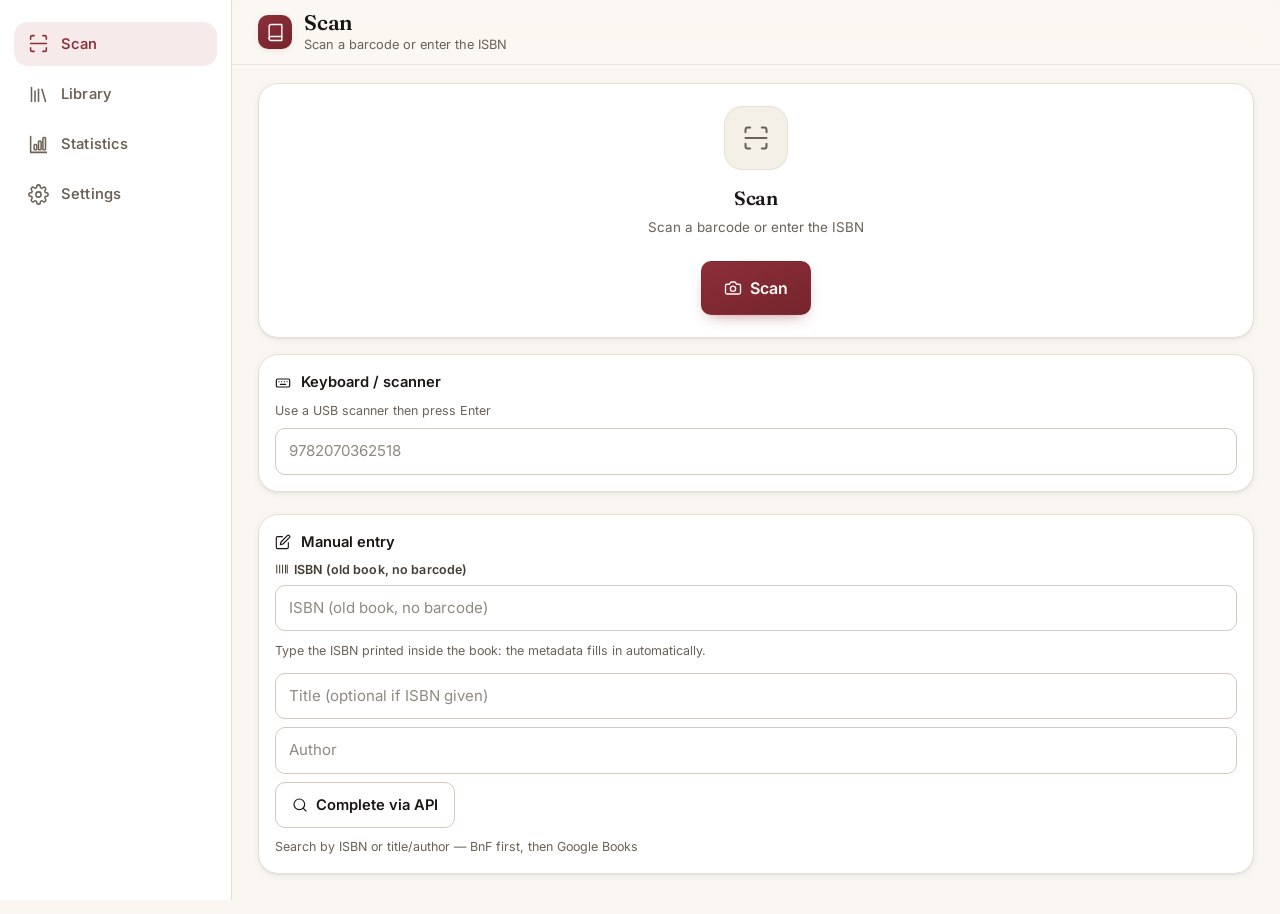
<file: app/index.html>
<!DOCTYPE html>
<html lang="fr" data-theme="light">
<head>
<meta charset="utf-8">
<meta name="viewport" content="width=device-width, initial-scale=1, viewport-fit=cover">
<title>Bookish — Mon inventaire de livres</title>
<meta name="description" content="Inventaire personnel de livres : scan ISBN, métadonnées BnF / Google Books, emplacements, étiquettes, statistiques et synchronisation Google Drive.">
<meta name="theme-color" content="#faf7f2">
<meta name="color-scheme" content="light dark">

<link rel="manifest" href="manifest.webmanifest">
<link rel="icon" type="image/png" sizes="192x192" href="icons/icon-192.png">
<link rel="apple-touch-icon" href="icons/icon-192.png">
<meta name="apple-mobile-web-app-capable" content="yes">
<meta name="mobile-web-app-capable" content="yes">
<meta name="apple-mobile-web-app-status-bar-style" content="black-translucent">
<meta name="apple-mobile-web-app-title" content="Bookish">

<link rel="preconnect" href="https://fonts.googleapis.com">
<link rel="preconnect" href="https://fonts.gstatic.com" crossorigin>
<link rel="stylesheet" href="https://fonts.googleapis.com/css2?family=Fraunces:opsz,wght@9..144,500;9..144,600;9..144,700&family=Inter:wght@400;500;600;700&display=swap">
<link rel="stylesheet" href="css/app.css">
</head>
<body>
<div class="app">
  <header class="app-header">
    <div class="app-header__inner">
      <div class="brand-mark" aria-hidden="true">
        <svg viewBox="0 0 24 24" width="19" height="19" fill="none" stroke="currentColor" stroke-width="1.8" stroke-linecap="round" stroke-linejoin="round">
          <path d="M4 19.5A2.5 2.5 0 0 1 6.5 17H20"></path>
          <path d="M6.5 2H20v20H6.5A2.5 2.5 0 0 1 4 19.5v-15A2.5 2.5 0 0 1 6.5 2z"></path>
        </svg>
      </div>
      <div class="app-header__title">
        <h1 id="app-title">Bookish</h1>
        <p id="app-subtitle">Mon inventaire de livres</p>
      </div>
    </div>
  </header>

  <main class="app-main" id="app-main" tabindex="-1"></main>

  <nav class="bottom-nav" id="bottom-nav" aria-label="Navigation principale"></nav>
</div>

<noscript>
  <div style="padding:24px;font-family:sans-serif">Bookish nécessite JavaScript.</div>
</noscript>

<script type="module" src="js/app.js"></script>
</body>
</html>
</file>
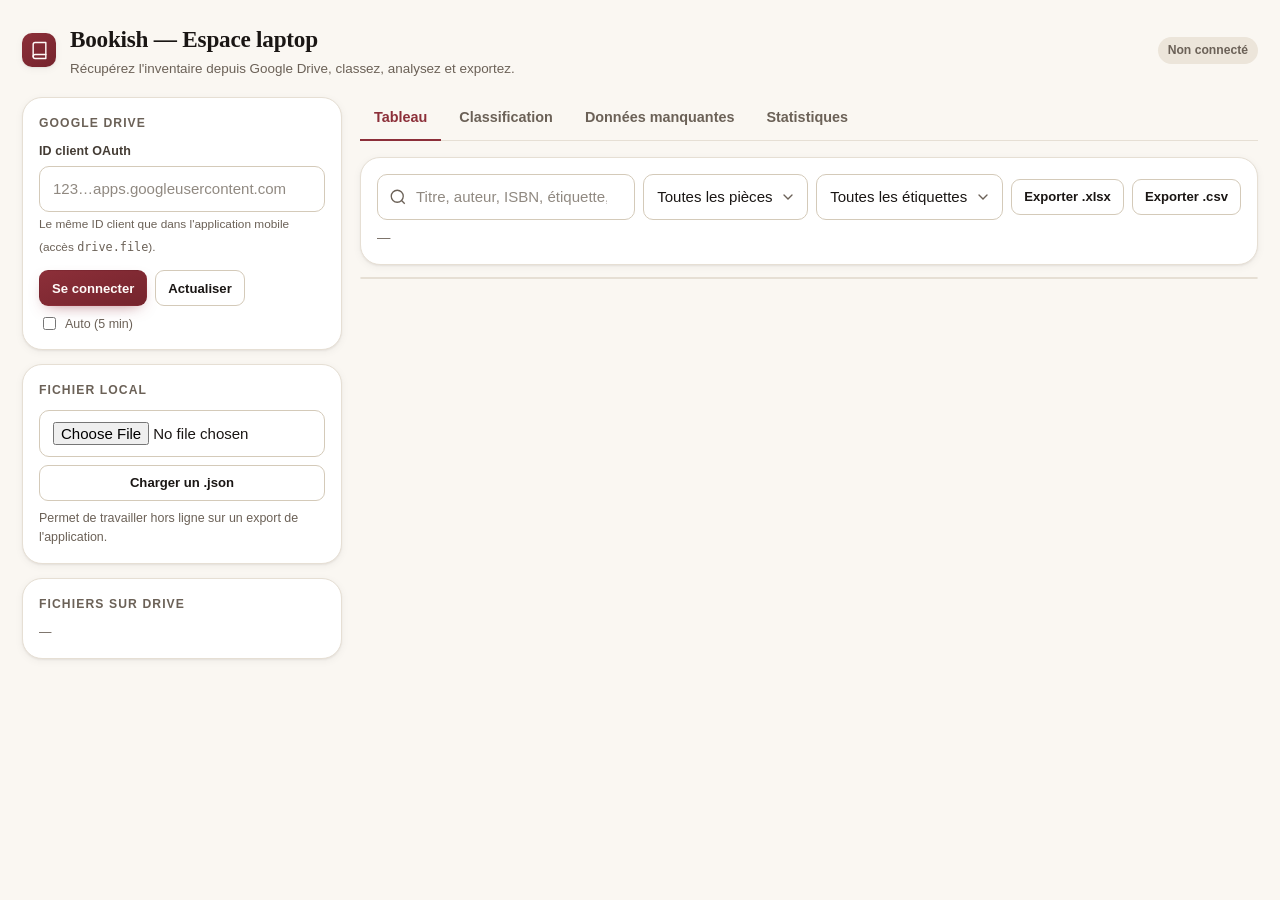
<file: laptop/index.html>
<!DOCTYPE html>
<html lang="fr" data-theme="light">
<head>
<meta charset="utf-8">
<meta name="viewport" content="width=device-width, initial-scale=1">
<title>Bookish — Espace laptop</title>
<link rel="icon" href="../app/icons/icon-192.png">
<link rel="stylesheet" href="../app/css/app.css">
<style>
  .laptop-shell { max-width: 1400px; margin: 0 auto; padding: 22px 22px 60px; }
  .laptop-head { display: flex; align-items: center; gap: 14px; margin-bottom: 18px; flex-wrap: wrap; }
  .laptop-head h1 { font-size: 1.45rem; }
  .laptop-grid { display: grid; grid-template-columns: 320px 1fr; gap: 18px; align-items: start; }
  @media (max-width: 1000px) { .laptop-grid { grid-template-columns: 1fr; } }

  .tabs { display: flex; gap: 4px; border-bottom: 1px solid var(--line); margin-bottom: 16px; flex-wrap: wrap; }
  .tab {
    appearance: none; border: 0; background: transparent; color: var(--muted);
    padding: 10px 14px; font-size: .9rem; font-weight: 600; cursor: pointer;
    border-bottom: 2px solid transparent; margin-bottom: -1px;
    transition: color .16s var(--ease), border-color .16s var(--ease);
  }
  .tab:hover { color: var(--ink); }
  .tab[aria-selected="true"] { color: var(--primary); border-bottom-color: var(--primary); }

  .table-wrap { overflow: auto; max-height: 70vh; border: 1px solid var(--line); border-radius: var(--r); background: var(--surface); }
  table.data { width: 100%; border-collapse: collapse; font-size: .85rem; }
  table.data th {
    position: sticky; top: 0; z-index: 2; background: var(--surface-2);
    text-align: left; padding: 9px 11px; font-size: .74rem; text-transform: uppercase;
    letter-spacing: .05em; color: var(--muted); border-bottom: 1px solid var(--line-strong);
    cursor: pointer; white-space: nowrap;
  }
  table.data th:hover { color: var(--ink); }
  table.data td { padding: 8px 11px; border-bottom: 1px solid var(--line); vertical-align: top; }
  table.data tr:hover td { background: var(--surface-2); }
  table.data td.num { text-align: right; font-variant-numeric: tabular-nums; }

  .tree { display: flex; flex-direction: column; gap: 2px; }
  .tree__group { border: 1px solid var(--line); border-radius: var(--r); background: var(--surface); margin-bottom: 8px; overflow: hidden; }
  .tree__head {
    display: flex; align-items: center; gap: 10px; padding: 11px 13px; cursor: pointer;
    background: var(--surface-2); font-weight: 600;
  }
  .tree__head:hover { background: var(--surface-3); }
  .tree__count { margin-left: auto; font-size: .78rem; color: var(--muted); font-variant-numeric: tabular-nums; }
  .tree__body { padding: 6px 13px 10px; }
  .tree__body .book-row { margin-bottom: 6px; }

  .status-pill {
    display: inline-flex; align-items: center; gap: 6px; font-size: .76rem; font-weight: 600;
    padding: 4px 10px; border-radius: 999px; background: var(--surface-3); color: var(--muted);
  }
  .status-pill.is-ok { background: var(--ok-soft); color: var(--ok); }
  .status-pill.is-err { background: var(--danger-soft); color: var(--danger); }
</style>
</head>
<body>
<div class="laptop-shell">
  <header class="laptop-head">
    <div class="brand-mark" aria-hidden="true">
      <svg viewBox="0 0 24 24" width="19" height="19" fill="none" stroke="currentColor" stroke-width="1.8" stroke-linecap="round" stroke-linejoin="round">
        <path d="M4 19.5A2.5 2.5 0 0 1 6.5 17H20"></path>
        <path d="M6.5 2H20v20H6.5A2.5 2.5 0 0 1 4 19.5v-15A2.5 2.5 0 0 1 6.5 2z"></path>
      </svg>
    </div>
    <div class="grow">
      <h1>Bookish — Espace laptop</h1>
      <p class="small muted" style="margin:2px 0 0">Récupérez l'inventaire depuis Google Drive, classez, analysez et exportez.</p>
    </div>
    <span class="status-pill" id="status">Non connecté</span>
  </header>

  <div class="laptop-grid">
    <aside>
      <div class="card card--pad" style="margin-bottom:14px">
        <div class="section__title">Google Drive</div>
        <label class="field">
          <span class="field__label">ID client OAuth</span>
          <input class="input" id="client-id" type="text" placeholder="123…apps.googleusercontent.com" autocomplete="off">
          <span class="field__hint">Le même ID client que dans l'application mobile (accès <code>drive.file</code>).</span>
        </label>
        <div class="row" style="gap:8px; flex-wrap:wrap">
          <button class="btn btn--primary btn--sm" id="btn-connect">Se connecter</button>
          <button class="btn btn--secondary btn--sm" id="btn-pull">Actualiser</button>
          <label class="row tiny muted" style="gap:6px; cursor:pointer">
            <input type="checkbox" id="auto-refresh"> Auto (5 min)
          </label>
        </div>
      </div>

      <div class="card card--pad" style="margin-bottom:14px">
        <div class="section__title">Fichier local</div>
        <input type="file" id="file-json" accept="application/json,.json" class="input" style="margin-bottom:8px">
        <button class="btn btn--secondary btn--sm btn--block" id="btn-load-local">Charger un .json</button>
        <p class="tiny muted" style="margin-top:8px">Permet de travailler hors ligne sur un export de l'application.</p>
      </div>

      <div class="card card--pad">
        <div class="section__title">Fichiers sur Drive</div>
        <div id="drive-files" class="tiny muted">—</div>
      </div>
    </aside>

    <main>
      <div class="tabs" role="tablist">
        <button class="tab" role="tab" data-tab="table" aria-selected="true">Tableau</button>
        <button class="tab" role="tab" data-tab="groups" aria-selected="false">Classification</button>
        <button class="tab" role="tab" data-tab="quality" aria-selected="false">Données manquantes</button>
        <button class="tab" role="tab" data-tab="stats" aria-selected="false">Statistiques</button>
      </div>

      <section id="tab-table">
        <div class="card card--pad" style="margin-bottom:12px">
          <div class="row" style="gap:8px; flex-wrap:wrap">
            <div class="searchbar grow" style="min-width:220px">
              <svg class="icon" viewBox="0 0 24 24" width="18" height="18" fill="none" stroke="currentColor" stroke-width="1.75"><circle cx="11" cy="11" r="8"></circle><path d="m21 21-4.3-4.3"></path></svg>
              <input class="input" id="q" type="search" placeholder="Titre, auteur, ISBN, étiquette, pièce…">
            </div>
            <select class="select" id="filter-room" style="width:auto"><option value="">Toutes les pièces</option></select>
            <select class="select" id="filter-tag" style="width:auto"><option value="">Toutes les étiquettes</option></select>
            <button class="btn btn--secondary btn--sm" id="btn-export-xlsx">Exporter .xlsx</button>
            <button class="btn btn--secondary btn--sm" id="btn-export-csv">Exporter .csv</button>
          </div>
          <div class="small muted" id="table-count" style="margin-top:8px">—</div>
        </div>
        <div class="table-wrap"><table class="data" id="table"></table></div>
      </section>

      <section id="tab-groups" class="hidden">
        <div class="card card--pad" style="margin-bottom:12px">
          <div class="row" style="gap:8px; flex-wrap:wrap">
            <span class="small muted">Classer par</span>
            <select class="select" id="group-by" style="width:auto">
              <option value="room">Pièce</option>
              <option value="shelf">Étagère</option>
              <option value="tag">Étiquette</option>
              <option value="author">Auteur</option>
              <option value="publisher">Éditeur</option>
              <option value="year">Année</option>
              <option value="language">Langue</option>
              <option value="rating">Note</option>
              <option value="source">Source</option>
            </select>
            <label class="row tiny muted" style="gap:6px; cursor:pointer">
              <input type="checkbox" id="group-desc"> Tri décroissant
            </label>
          </div>
        </div>
        <div class="tree" id="groups"></div>
      </section>

      <section id="tab-quality" class="hidden">
        <div id="quality"></div>
      </section>

      <section id="tab-stats" class="hidden">
        <div class="two-col" id="stats-charts"></div>
      </section>
    </main>
  </div>
</div>

<script type="module" src="laptop.js"></script>
</body>
</html>
</file>
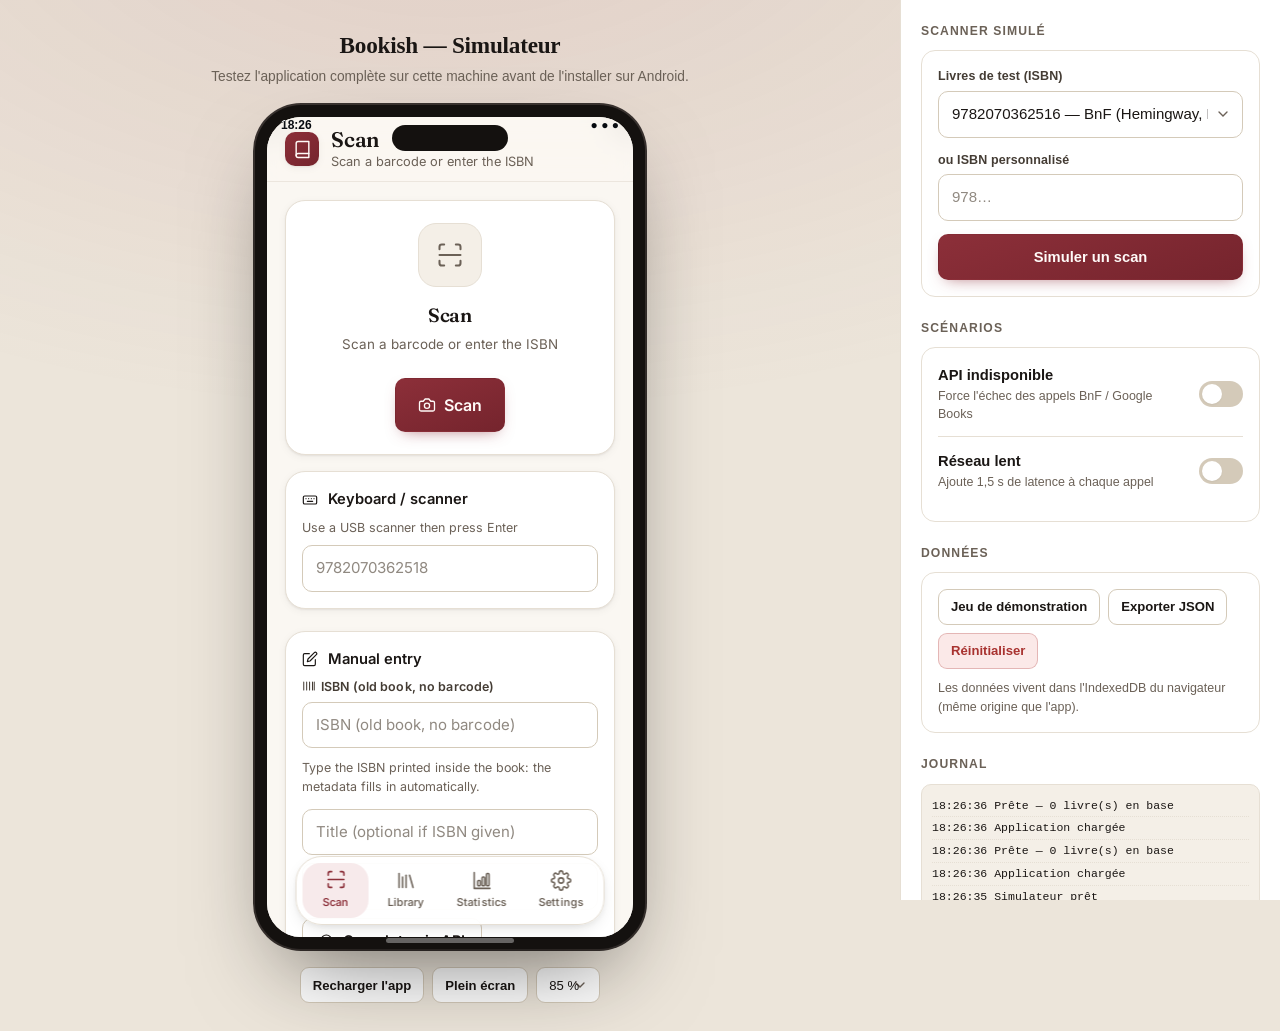
<file: app/simulator.html>
<!DOCTYPE html>
<html lang="fr" data-theme="light">
<head>
<meta charset="utf-8">
<meta name="viewport" content="width=device-width, initial-scale=1">
<title>Bookish — Simulateur</title>
<link rel="icon" href="icons/icon-192.png">
<link rel="stylesheet" href="css/app.css">
<style>
  body { background: var(--surface-3); }
  .lab { display: grid; grid-template-columns: 1fr 380px; gap: 0; min-height: 100dvh; }

  .lab__stage {
    display: flex; flex-direction: column; align-items: center; justify-content: center;
    gap: 18px; padding: 28px;
    background:
      radial-gradient(1000px 520px at 50% -10%, color-mix(in srgb, var(--primary) 12%, transparent), transparent),
      var(--surface-3);
  }
  .lab__title { text-align: center; }
  .lab__title h1 { font-size: 1.45rem; }
  .lab__title p { color: var(--muted); font-size: .86rem; margin: 4px 0 0; }

  .phone {
    width: 390px; height: 844px;
    background: #14110f;
    border-radius: 46px;
    padding: 12px;
    box-shadow: 0 40px 90px -30px rgba(0,0,0,.55), 0 0 0 2px #3a3330;
    position: relative;
    flex: none;
  }
  .phone__screen {
    width: 100%; height: 100%;
    border-radius: 34px;
    overflow: hidden;
    background: var(--paper);
    position: relative;
  }
  .phone__screen iframe { width: 100%; height: 100%; border: 0; display: block; }
  .phone__notch {
    position: absolute; top: 20px; left: 50%; transform: translateX(-50%);
    width: 116px; height: 26px; background: #14110f; border-radius: 999px; z-index: 5;
  }
  .phone__status {
    position: absolute; top: 0; left: 0; right: 0; height: 40px; z-index: 4;
    display: flex; align-items: center; justify-content: space-between;
    padding: 0 26px; font-size: 12px; font-weight: 600; color: var(--ink);
    pointer-events: none; mix-blend-mode: difference; color: #fff;
  }
  .phone__home {
    position: absolute; bottom: 6px; left: 50%; transform: translateX(-50%);
    width: 128px; height: 5px; background: rgba(255,255,255,.35); border-radius: 999px; z-index: 6;
  }
  .zoom-wrap { transform-origin: top center; }

  .lab__panel {
    background: var(--surface);
    border-left: 1px solid var(--line);
    padding: 22px 20px 40px;
    overflow-y: auto;
    height: 100dvh;
  }
  .lab__panel h2 {
    font-family: var(--font-ui); font-size: .76rem; font-weight: 700;
    letter-spacing: .09em; text-transform: uppercase; color: var(--muted);
    margin: 22px 0 10px;
  }
  .lab__panel h2:first-of-type { margin-top: 0; }
  .lab__panel .card { box-shadow: none; border-radius: var(--r); }
  .lab__row { display: flex; gap: 8px; flex-wrap: wrap; }
  .lab__log {
    background: var(--surface-2); border: 1px solid var(--line); border-radius: var(--r-sm);
    font-family: var(--font-mono); font-size: .72rem; padding: 10px;
    max-height: 190px; overflow-y: auto; line-height: 1.55;
  }
  .lab__log div { border-bottom: 1px dotted var(--line); padding: 2px 0; }
  .lab__log div:last-child { border-bottom: 0; }
  .pill-row { display: flex; gap: 6px; flex-wrap: wrap; }
  @media (max-width: 1080px) {
    .lab { grid-template-columns: 1fr; }
    .lab__panel { height: auto; border-left: 0; border-top: 1px solid var(--line); }
  }
</style>
</head>
<body>
<div class="lab">
  <section class="lab__stage">
    <div class="lab__title">
      <h1>Bookish — Simulateur</h1>
      <p>Testez l'application complète sur cette machine avant de l'installer sur Android.</p>
    </div>
    <div class="zoom-wrap" id="zoom-wrap">
      <div class="phone">
        <div class="phone__screen">
          <iframe id="device" src="./index.html" title="Bookish" allow="camera; microphone" allowfullscreen></iframe>
        </div>
        <div class="phone__notch"></div>
        <div class="phone__status"><span id="clock">9:41</span><span>● ● ●</span></div>
        <div class="phone__home"></div>
      </div>
    </div>
    <div class="lab__row">
      <button class="btn btn--secondary btn--sm" id="btn-reload">Recharger l'app</button>
      <button class="btn btn--secondary btn--sm" id="btn-fullscreen">Plein écran</button>
      <select class="select btn--sm" id="zoom" style="width:auto">
        <option value="0.75">75 %</option>
        <option value="0.85" selected>85 %</option>
        <option value="1">100 %</option>
      </select>
    </div>
  </section>

  <aside class="lab__panel">
    <h2>Scanner simulé</h2>
    <div class="card card--pad">
      <label class="field">
        <span class="field__label">Livres de test (ISBN)</span>
        <select class="select" id="isbn-sample">
          <option value="9782070362516">9782070362516 — BnF (Hemingway, Folio)</option>
          <option value="9782070423203">9782070423203 — BnF (Tournier, Flammarion)</option>
          <option value="9782253070219">9782253070219 — BnF (Szabó, Flammarion)</option>
          <option value="9782263013061">9782263013061 — BnF (Actes Sud)</option>
          <option value="9782070461073">9782070461073 — BnF</option>
          <option value="9780140328721">9780140328721 — pas dans la BnF (Google)</option>
          <option value="0000000000000">0000000000000 — introuvable (manuel)</option>
        </select>
      </label>
      <label class="field">
        <span class="field__label">ou ISBN personnalisé</span>
        <input class="input" id="isbn-custom" type="text" inputmode="numeric" placeholder="978…">
      </label>
      <button class="btn btn--primary btn--block" id="btn-scan">Simuler un scan</button>
    </div>

    <h2>Scénarios</h2>
    <div class="card card--pad">
      <div class="setting-row" style="padding-top:0">
        <div class="setting-row__main">
          <div class="setting-row__title">API indisponible</div>
          <div class="setting-row__desc">Force l'échec des appels BnF / Google Books</div>
        </div>
        <button class="switch" id="sw-offline" role="switch" aria-checked="false"></button>
      </div>
      <div class="setting-row">
        <div class="setting-row__main">
          <div class="setting-row__title">Réseau lent</div>
          <div class="setting-row__desc">Ajoute 1,5 s de latence à chaque appel</div>
        </div>
        <button class="switch" id="sw-slow" role="switch" aria-checked="false"></button>
      </div>
    </div>

    <h2>Données</h2>
    <div class="card card--pad">
      <div class="lab__row">
        <button class="btn btn--secondary btn--sm" id="btn-seed">Jeu de démonstration</button>
        <button class="btn btn--secondary btn--sm" id="btn-export">Exporter JSON</button>
        <button class="btn btn--danger btn--sm" id="btn-reset">Réinitialiser</button>
      </div>
      <p class="tiny muted" style="margin-top:10px">
        Les données vivent dans l'IndexedDB du navigateur (même origine que l'app).
      </p>
    </div>

    <h2>Journal</h2>
    <div class="lab__log" id="log"></div>
  </aside>
</div>

<script type="module">
const $ = (s) => document.querySelector(s);
const frame = $('#device');
const logBox = $('#log');

function log(msg) {
  const line = document.createElement('div');
  const now = new Date().toLocaleTimeString('fr-FR');
  line.textContent = `${now}  ${msg}`;
  logBox.prepend(line);
  while (logBox.children.length > 60) logBox.lastChild.remove();
}

/* --------------------------- app bridge --------------------------- */

function app() {
  return frame.contentWindow && frame.contentWindow.bookish;
}

async function waitForApp(timeout = 12000) {
  const started = Date.now();
  while (Date.now() - started < timeout) {
    if (app() && app().state && app().state.ready) return true;
    await new Promise((r) => setTimeout(r, 120));
  }
  return false;
}

// The device iframe may finish loading *before* this module runs, in which
// case the `load` event is already gone. Polling for readiness is the only
// reliable way to announce the app.
let bootCount = 0;
async function boot() {
  const n = ++bootCount;
  const ready = await waitForApp(20000);
  if (n !== bootCount) return; // a newer boot superseded this one
  log(ready ? 'Application chargée' : 'Application non chargée');
  if (ready) {
    log(`Prête — ${app().state.books.length} livre(s) en base`);
    applyToggles();
  }
}
frame.addEventListener('load', boot);
boot();

/* --------------------------- controls --------------------------- */

$('#btn-reload').addEventListener('click', () => { frame.contentWindow.location.reload(); log('Rechargement'); });

$('#btn-fullscreen').addEventListener('click', () => {
  const el = document.documentElement;
  if (document.fullscreenElement) document.exitFullscreen();
  else el.requestFullscreen?.();
});

$('#zoom').addEventListener('change', (e) => {
  $('#zoom-wrap').style.transform = `scale(${e.currentTarget.value})`;
  $('#zoom-wrap').style.marginBottom = `${(844 * (e.currentTarget.value - 1))}px`;
});

$('#btn-scan').addEventListener('click', async () => {
  const custom = $('#isbn-custom').value.trim();
  const isbn = custom || $('#isbn-sample').value;
  if (!app()) { log('Application non prête'); return; }
  app().navigate('scan');
  await new Promise((r) => setTimeout(r, 450));
  app().simulateScan(isbn);
  log(`Scan simulé : ${isbn}`);
});

$('#sw-offline').addEventListener('click', (e) => {
  const btn = e.currentTarget;
  const next = btn.getAttribute('aria-checked') !== 'true';
  btn.setAttribute('aria-checked', String(next));
  applyToggles();
  log(next ? 'Mode hors ligne activé' : 'Mode hors ligne désactivé');
});

$('#sw-slow').addEventListener('click', (e) => {
  const btn = e.currentTarget;
  const next = btn.getAttribute('aria-checked') !== 'true';
  btn.setAttribute('aria-checked', String(next));
  applyToggles();
  log(next ? 'Réseau lent activé' : 'Réseau normal');
});

function applyToggles() {
  if (!frame.contentWindow) return;
  frame.contentWindow.__bookishOffline = $('#sw-offline').getAttribute('aria-checked') === 'true';
  frame.contentWindow.__bookishLatency = $('#sw-slow').getAttribute('aria-checked') === 'true' ? 1500 : 0;
}

$('#btn-reset').addEventListener('click', async () => {
  if (!app()) return;
  await app().store.clearAllData();
  log('Données effacées');
});

$('#btn-export').addEventListener('click', async () => {
  if (!app()) return;
  const data = app().store.snapshot();
  const blob = new Blob([JSON.stringify(data, null, 2)], { type: 'application/json' });
  const url = URL.createObjectURL(blob);
  const a = document.createElement('a');
  a.href = url; a.download = 'books-inventory.json'; a.click();
  setTimeout(() => URL.revokeObjectURL(url), 3000);
  log('Export JSON téléchargé');
});

/* ------------------------- demo data ------------------------- */

const DEMO = [
  { isbn13: '9782070362516', title: "Mort dans l'après-midi", authors: ['Hemingway, Ernest'], publisher: 'Gallimard', year: '1972', pages: '503', language: 'fr', collection: 'Collection Folio', room: 'Salon', zone: 'gauche', shelf: '1ère étagère', position: 'droite', tags: ['Classique', 'Roman'], rating: 5 },
  { isbn13: '9782070423203', title: 'Lieux dits', authors: ['Tournier, Michel'], publisher: 'Flammarion', year: '1993', pages: '352', language: 'fr', collection: 'Flammarion', room: 'Salon', zone: 'gauche', shelf: '1ère étagère', position: 'gauche', tags: ['Classique', 'Prix Goncourt'], rating: 4 },
  { isbn13: '9782253070219', title: "La ballade d'Iza", authors: ['Szabó, Magda'], publisher: 'Flammarion', year: '1988', pages: '250', language: 'fr', collection: 'Flammarion', room: 'Chambre', zone: '', shelf: '2ème étagère', position: 'gauche', tags: ['Roman', 'Littérature hongroise'], rating: 5 },
  { isbn13: '9782263013061', title: 'Mythes et couleurs du Mexique', authors: ['Jannel, Claude'], publisher: 'Actes Sud', year: '2013', pages: '224', language: 'fr', collection: 'Les bartavelles', room: 'Garage', zone: 'gauche', shelf: '3ème étagère', position: 'droite', tags: ['Essai', 'Voyage'], rating: 3 },
  { isbn13: '9780140328721', title: 'Matilda', authors: ['Dahl, Roald'], publisher: 'Puffin', year: '2001', pages: '240', language: 'en', collection: 'Puffin Books', room: 'Chambre', zone: '', shelf: '2ème étagère', position: 'droite', tags: ['Jeunesse', 'Fantasy'], rating: 4 },
  { isbn13: '9782070461073', title: 'La Belle dame chez les Sioux', authors: ['Steelman, Robert J.'], publisher: 'Flammarion', year: '1998', pages: '298', language: 'fr', collection: 'Flammarion', room: 'Bureau', zone: '', shelf: '1ère étagère', position: 'gauche', tags: ['Roman', 'Western'], rating: 3 },
];

$('#btn-seed').addEventListener('click', async () => {
  if (!app()) { log('Application non prête'); return; }
  const store = app().store;
  for (const d of DEMO) {
    const loc = await store.addLocation(store.makeLocation({ room: d.room, zone: d.zone, shelf: d.shelf, position: d.position }));
    const tagIds = [];
    for (const name of d.tags) {
      const tag = await store.addTag({ name, category: name === 'Jeunesse' ? 'public' : 'style' });
      if (tag) tagIds.push(tag.id);
    }
    await store.addBook({
      ...d, locationId: loc.id, tagIds, source: 'bnf', rating: d.rating,
      coverUrl: '', catalogueUrl: '', subjects: [],
    });
  }
  log(`${DEMO.length} livres de démonstration ajoutés`);
  app().navigate('library');
});

/* --------------------------- clock --------------------------- */
function tick() {
  const d = new Date();
  $('#clock').textContent = `${d.getHours()}:${String(d.getMinutes()).padStart(2, '0')}`;
}
tick();
setInterval(tick, 15000);
log('Simulateur prêt');
</script>
</body>
</html>
</file>
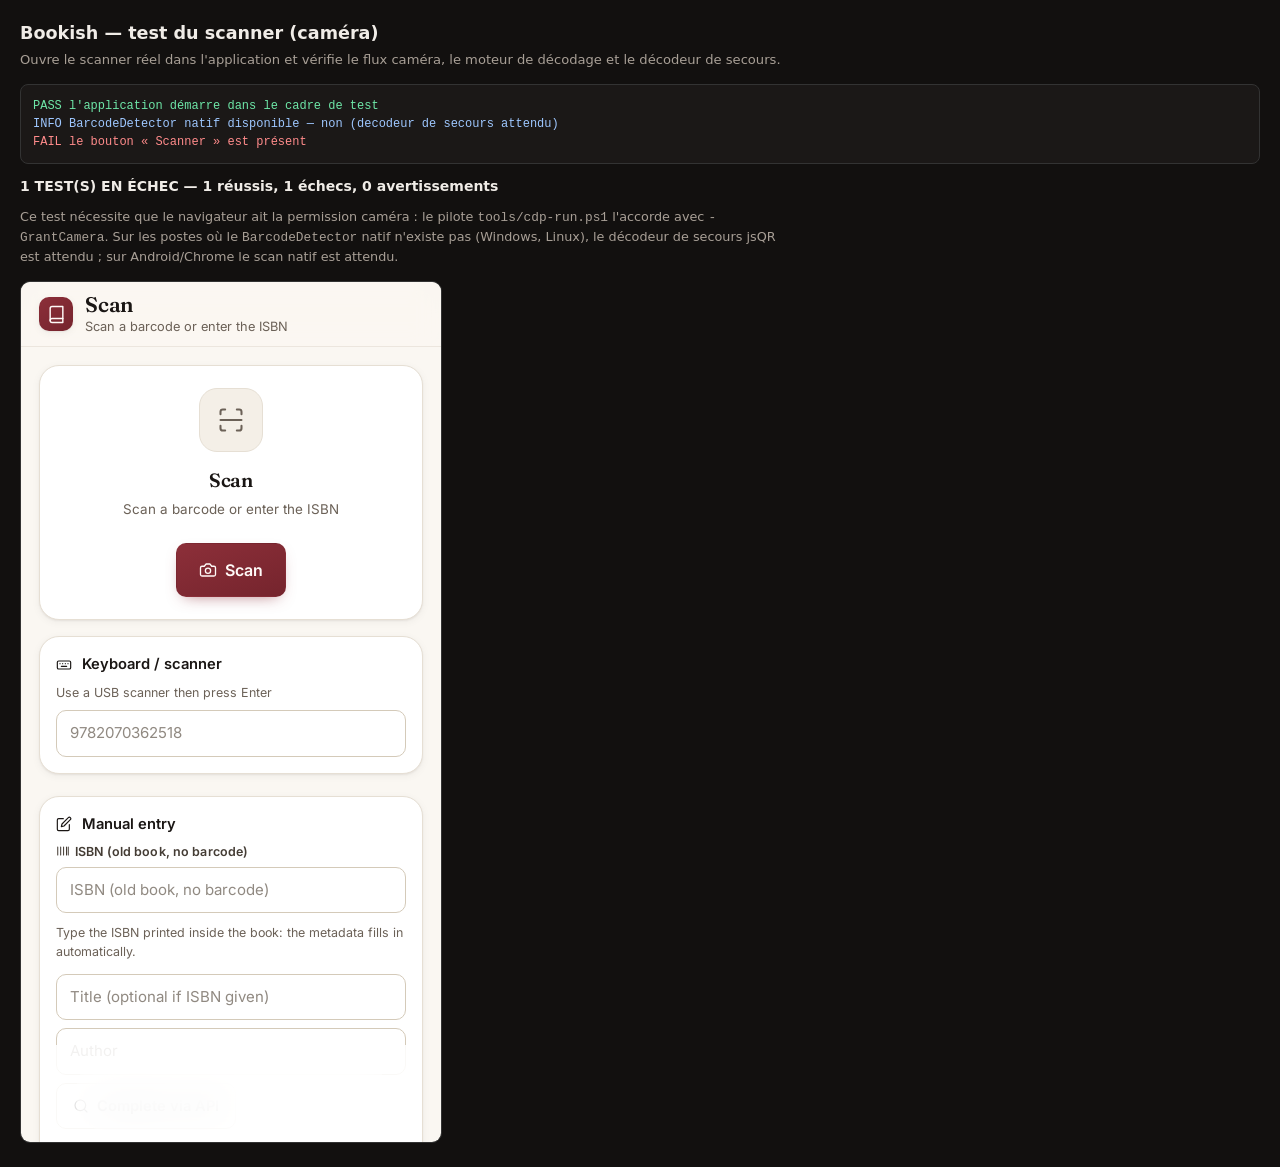
<file: tools/camtest.html>
<!DOCTYPE html>
<html lang="fr">
<head>
<meta charset="utf-8">
<title>Bookish &mdash; Test du scanner / camera</title>
<style>
  :root { color-scheme: light dark; }
  body { font: 14px/1.5 "Segoe UI", system-ui, sans-serif; margin: 0; padding: 20px; background: #12100f; color: #f0ece7; }
  h1 { font-size: 1.1rem; margin: 0 0 4px; }
  .sub { color: #a89f96; font-size: .82rem; margin-bottom: 14px; }
  #out { font-family: Consolas, "Courier New", monospace; font-size: 12px; white-space: pre-wrap;
         background: #1b1817; border: 1px solid #333; border-radius: 8px; padding: 12px; max-height: 40vh; overflow: auto; }
  .PASS { color: #6ee7a8; } .FAIL { color: #ff8b8b; } .WARN { color: #f5c26b; } .INFO { color: #9ec7ff; }
  #frame { width: 420px; height: 860px; border: 1px solid #333; border-radius: 10px; margin-top: 14px; background: #000; }
  .summary { margin-top: 12px; font-weight: 600; }
  .note { color: #a89f96; font-size: .8rem; margin-top: 10px; max-width: 760px; }
</style>
</head>
<body>
  <h1>Bookish &mdash; test du scanner (cam&eacute;ra)</h1>
  <div class="sub">Ouvre le scanner r&eacute;el dans l'application et v&eacute;rifie le flux cam&eacute;ra, le moteur de d&eacute;codage et le d&eacute;codeur de secours.</div>
  <div id="out"></div>
  <div class="summary" id="summary">En cours&hellip;</div>
  <div class="note">
    Ce test n&eacute;cessite que le navigateur ait la permission cam&eacute;ra : le pilote
    <code>tools/cdp-run.ps1</code> l'accorde avec <code>-GrantCamera</code>.
    Sur les postes o&ugrave; le <code>BarcodeDetector</code> natif n'existe pas (Windows, Linux),
    le d&eacute;codeur de secours jsQR est attendu ; sur Android/Chrome le scan natif est attendu.
  </div>
  <iframe id="frame" src="../app/index.html" title="Bookish" allow="camera; microphone" allowfullscreen></iframe>

<script>
window.__camtest = new Promise((resolve) => { window.__camtestResolve = resolve; });
</script>

<script type="module">
const out = document.getElementById('out');
const summaryEl = document.getElementById('summary');
const lines = [];
let pass = 0, fail = 0, warn = 0;

function emit(kind, name, detail = '') {
  const line = `${kind.padEnd(4)} ${name}${detail ? ' — ' + detail : ''}`;
  lines.push(line);
  const div = document.createElement('div');
  div.className = kind;
  div.textContent = line;
  out.appendChild(div);
  out.scrollTop = out.scrollHeight;
}
const ok = (name, cond, detail = '') => {
  if (cond) { pass++; emit('PASS', name, detail); } else { fail++; emit('FAIL', name, detail); }
  return !!cond;
};
const soft = (name, cond, detail = '') => {
  if (cond) { pass++; emit('PASS', name, detail); } else { warn++; emit('WARN', name, detail); }
  return !!cond;
};
const sleep = (ms) => new Promise((r) => setTimeout(r, ms));
async function until(fn, { timeout = 20000, step = 150 } = {}) {
  const start = Date.now();
  while (Date.now() - start < timeout) {
    let v; try { v = fn(); } catch { v = false; }
    if (v) return v;
    await sleep(step);
  }
  return false;
}

const frame = document.getElementById('frame');
const appWin = () => frame.contentWindow;
const app = () => appWin()?.bookish;
const doc = () => frame.contentDocument;

async function run() {
  const ready = await until(() => {
    const w = appWin();
    return w && w.bookish && w.bookish.state && w.bookish.state.ready;
  }, { timeout: 30000 });
  ok('l\'application démarre dans le cadre de test', ready);
  if (!ready) return;

  const nativeApi = 'BarcodeDetector' in appWin();
  emit('INFO', 'BarcodeDetector natif disponible', nativeApi ? 'oui' : 'non (decodeur de secours attendu)');

  app().navigate('scan');
  await sleep(700);

  const btn = [...doc().querySelectorAll('#app-main button')]
    .find((b) => /scanner/i.test(b.textContent) && !/manuel/i.test(b.textContent));
  ok('le bouton « Scanner » est présent', !!btn, btn ? btn.textContent.trim() : '');
  if (!btn) return;

  btn.click();
  const overlay = await until(() => doc().querySelector('.scanner'), { timeout: 20000 });
  ok('l\'overlay du scanner s\'ouvre', !!overlay);
  if (!overlay) return;

  await sleep(4500);

  const video = overlay.querySelector('video');
  ok('la vidéo du scanner est présente', !!video);
  const size = video ? `${video.videoWidth}x${video.videoHeight}` : 'aucune';
  ok('la caméra diffuse une image', !!(video && video.videoWidth > 0), size);
  ok('la lecture vidéo est en cours', !!(video && !video.paused));

  const badge = overlay.querySelector('.scanner__engine');
  ok('le moteur de décodage est affiché', !!badge, badge ? badge.textContent.trim() : '');

  const jsqrLoaded = typeof appWin().jsQR === 'function';
  ok('le décodeur jsQR est chargé', jsqrLoaded);

  const jsqrScripts = [...doc().querySelectorAll('script[src]')]
    .map((s) => s.src).filter((s) => /jsqr/i.test(s));
  const localJsqr = jsqrScripts.some((s) => /\/app\/vendor\/jsQR\.js$/.test(s));
  soft('jsQR provient du copie locale (mode hors ligne possible)', localJsqr, jsqrScripts.join(', ') || 'aucun script jsQR');

  if (nativeApi) {
    ok('le badge indique le scan natif', (badge?.textContent || '').toLowerCase().includes('natif'), badge?.textContent?.trim());
  } else {
    ok('le badge indique le décodeur de secours', (badge?.textContent || '') === 'jsQR', badge?.textContent?.trim());
    const text = overlay.innerText.replace(/\s+/g, ' ');
    soft('le message d\'avertissement reste rassurant',
      /jsQR|secours|décodeur/i.test(text) && !/indisponible/i.test(text),
      text.slice(0, 150));
  }

  const close = overlay.querySelector('.scanner__top .icon-btn');
  ok('le bouton de fermeture est présent', !!close);
  if (close) {
    close.click();
    const gone = await until(() => !doc().querySelector('.scanner'), { timeout: 8000 });
    ok('l\'overlay se ferme', gone);
  }
}

(async () => {
  try { await run(); } catch (e) {
    fail++;
    emit('FAIL', 'exception non rattrapée', String(e && e.stack ? e.stack : e));
  }
  const verdict = fail === 0 ? 'TOUS LES TESTS DU SCANNER SONT PASSÉS' : `${fail} TEST(S) EN ÉCHEC`;
  summaryEl.textContent = `${verdict} — ${pass} réussis, ${fail} échecs, ${warn} avertissements`;
  lines.push('');
  lines.push(summaryEl.textContent);
  window.__camtestResolve({ pass, fail, warn, verdict, lines });
})();
</script>
</body>
</html>
</file>
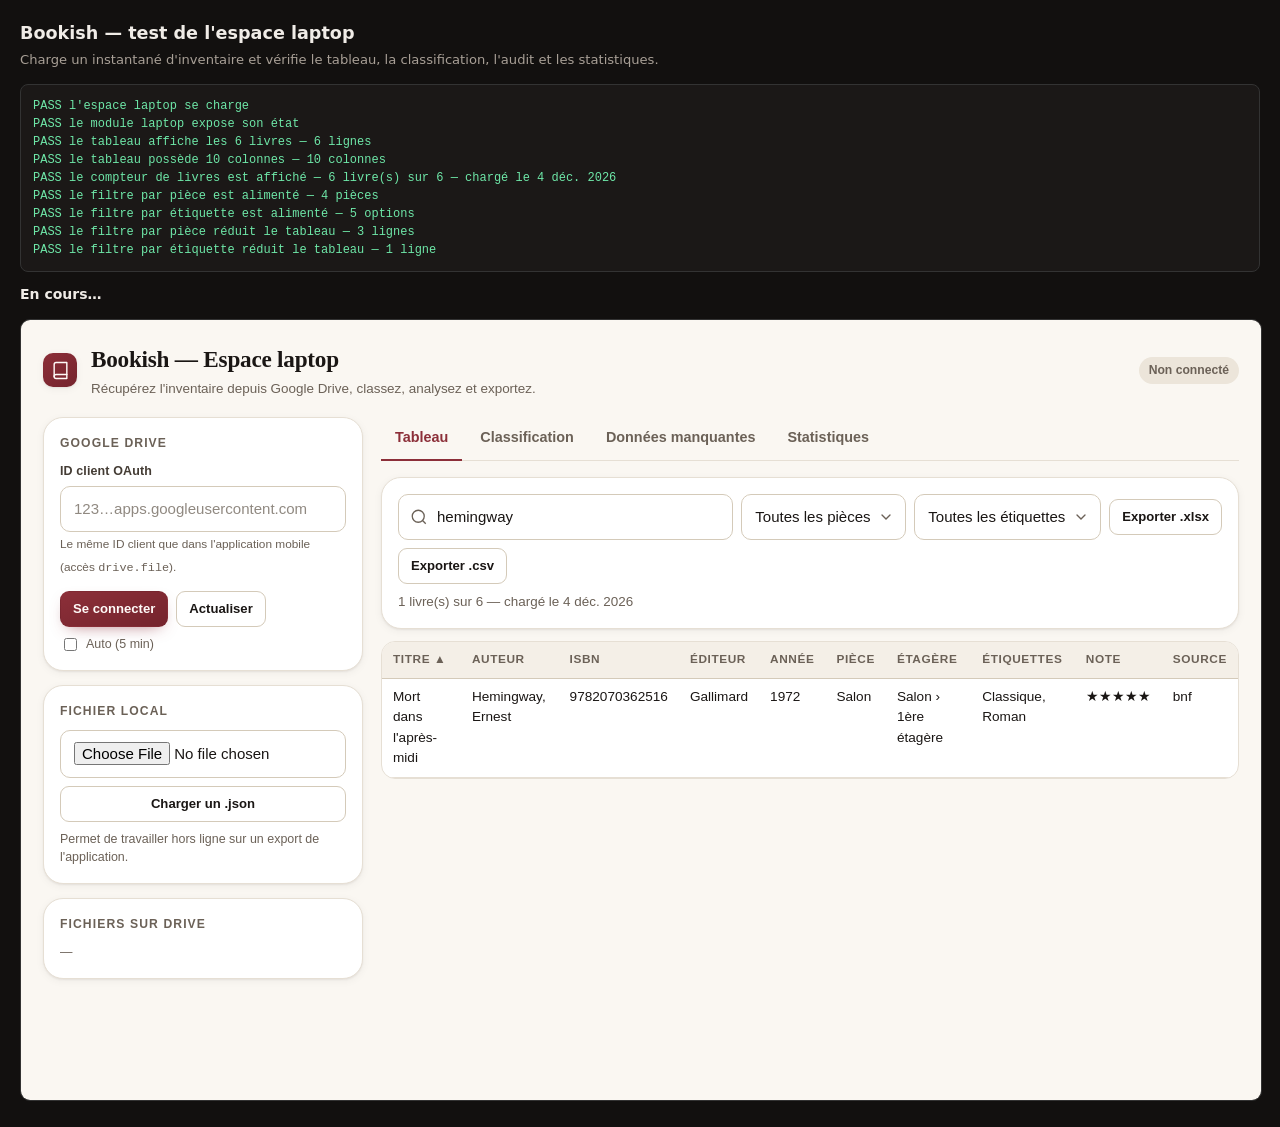
<file: tools/laptest.html>
<!DOCTYPE html>
<html lang="fr">
<head>
<meta charset="utf-8">
<title>Bookish — Test de l'espace laptop</title>
<style>
  :root { color-scheme: light dark; }
  body { font: 14px/1.5 "Segoe UI", system-ui, sans-serif; margin: 0; padding: 20px; background: #12100f; color: #f0ece7; }
  h1 { font-size: 1.1rem; margin: 0 0 4px; }
  .sub { color: #a89f96; font-size: .82rem; margin-bottom: 14px; }
  #out { font-family: Consolas, "Courier New", monospace; font-size: 12px; white-space: pre-wrap;
         background: #1b1817; border: 1px solid #333; border-radius: 8px; padding: 12px; max-height: 46vh; overflow: auto; }
  .PASS { color: #6ee7a8; } .FAIL { color: #ff8b8b; } .WARN { color: #f5c26b; } .INFO { color: #9ec7ff; }
  #frame { width: 100%; height: 780px; border: 1px solid #333; border-radius: 10px; margin-top: 14px; background: #000; }
  .summary { margin-top: 12px; font-weight: 600; }
</style>
</head>
<body>
  <h1>Bookish — test de l'espace laptop</h1>
  <div class="sub">Charge un instantané d'inventaire et vérifie le tableau, la classification, l'audit et les statistiques.</div>
  <div id="out"></div>
  <div class="summary" id="summary">En cours…</div>
  <iframe id="frame" src="../laptop/index.html" title="Espace laptop"></iframe>

<script>
window.__laptest = new Promise((resolve) => { window.__laptestResolve = resolve; });
</script>

<script type="module">
const out = document.getElementById('out');
const summaryEl = document.getElementById('summary');
const lines = [];
let pass = 0, fail = 0, warn = 0;

function emit(kind, name, detail = '') {
  const line = `${kind.padEnd(4)} ${name}${detail ? ' — ' + detail : ''}`;
  lines.push(line);
  const div = document.createElement('div');
  div.className = kind;
  div.textContent = line;
  out.appendChild(div);
  out.scrollTop = out.scrollHeight;
}
const ok = (name, cond, detail = '') => {
  if (cond) { pass++; emit('PASS', name, detail); } else { fail++; emit('FAIL', name, detail); }
  return !!cond;
};
const sleep = (ms) => new Promise((r) => setTimeout(r, ms));
async function until(fn, { timeout = 15000, step = 100 } = {}) {
  const start = Date.now();
  while (Date.now() - start < timeout) {
    let v; try { v = fn(); } catch { v = false; }
    if (v) return v;
    await sleep(step);
  }
  return false;
}

const frame = document.getElementById('frame');
const doc = () => frame.contentDocument;
const win = () => frame.contentWindow;
const L = () => win().bookishLaptop;

/* ------------------------------ fixture ------------------------------ */
const loc = (id, room, zone, shelf, position) => ({ id, room, zone, shelf, position, label: `${room} ${zone}, ${shelf} ${position}` });
const locations = [
  loc('l1', 'Salon', 'gauche', '1ère étagère', 'droite'),
  loc('l2', 'Salon', 'gauche', '1ère étagère', 'gauche'),
  loc('l3', 'Chambre', '', '2ème étagère', 'gauche'),
  loc('l4', 'Garage', 'droite', '3ème étagère', 'droite'),
];
const tags = [
  { id: 't1', name: 'Classique', category: 'style' },
  { id: 't2', name: 'Roman', category: 'style' },
  { id: 't3', name: 'Jeunesse', category: 'public' },
  { id: 't4', name: 'Essai', category: 'style' },
];
const books = [
  { id: 'b1', isbn13: '9782070362516', title: "Mort dans l'après-midi", authors: ['Hemingway, Ernest'], publisher: 'Gallimard', year: '1972', language: 'fr', locationId: 'l1', tagIds: ['t1', 't2'], rating: 5, source: 'bnf' },
  { id: 'b2', isbn13: '9782070423203', title: 'Lieux dits', authors: ['Tournier, Michel'], publisher: 'Flammarion', year: '1993', language: 'fr', locationId: 'l2', tagIds: ['t1'], rating: 4, source: 'bnf' },
  { id: 'b3', isbn13: '9782253070219', title: 'La ballade d\'Iza', authors: ['Szabó, Magda'], publisher: 'Flammarion', year: '1988', language: 'fr', locationId: 'l3', tagIds: ['t2'], rating: 5, source: 'bnf' },
  { id: 'b4', isbn13: '9782263013061', title: 'Mythes et couleurs du Mexique', authors: ['Jannel, Claude'], publisher: 'Actes Sud', year: '2013', language: 'fr', locationId: 'l4', tagIds: ['t4'], rating: 3, source: 'bnf' },
  { id: 'b5', isbn13: '9780140328721', title: 'Matilda', authors: ['Dahl, Roald'], publisher: 'Puffin', year: '2001', language: 'en', locationId: 'l3', tagIds: ['t3'], rating: 4, source: 'google' },
  { id: 'b6', isbn13: '9782070461073', title: 'La Belle dame chez les Sioux', authors: ['Steelman, Robert J.'], publisher: 'Flammarion', year: '1998', language: 'fr', locationId: 'l1', tagIds: ['t2'], rating: 3, source: 'manual' },
];
const snapshot = { format: 'bookish-inventory', version: 1, exportedAt: new Date().toISOString(), books, locations, tags };

async function run() {
  ok('l\'espace laptop se charge', await until(() => !!doc() && !!doc().querySelector('#table')), '');
  const handle = await until(() => win().bookishLaptop, { timeout: 15000 });
  ok('le module laptop expose son état', !!handle);
  if (!handle) return;

  /* ---- load ---- */
  L().loadData(snapshot);
  await sleep(400);
  ok('le tableau affiche les 6 livres', doc().querySelectorAll('#table tbody tr').length === 6,
    `${doc().querySelectorAll('#table tbody tr').length} lignes`);
  ok('le tableau possède 10 colonnes', doc().querySelectorAll('#table thead th').length === 10,
    `${doc().querySelectorAll('#table thead th').length} colonnes`);
  ok('le compteur de livres est affiché', /6 livre/.test(doc().querySelector('#table-count').textContent),
    doc().querySelector('#table-count').textContent);

  /* ---- filters ---- */
  const roomSel = doc().querySelector('#filter-room');
  const tagSel = doc().querySelector('#filter-tag');
  ok('le filtre par pièce est alimenté', roomSel.options.length === 4, `${roomSel.options.length} pièces`);
  ok('le filtre par étiquette est alimenté', tagSel.options.length === 5, `${tagSel.options.length} options`);

  roomSel.value = 'Salon';
  roomSel.dispatchEvent(new Event('change'));
  await sleep(150);
  ok('le filtre par pièce réduit le tableau', doc().querySelectorAll('#table tbody tr').length === 3,
    `${doc().querySelectorAll('#table tbody tr').length} lignes`);

  roomSel.value = '';
  roomSel.dispatchEvent(new Event('change'));
  await sleep(150);

  tagSel.value = 't3';
  tagSel.dispatchEvent(new Event('change'));
  await sleep(150);
  ok('le filtre par étiquette réduit le tableau', doc().querySelectorAll('#table tbody tr').length === 1,
    `${doc().querySelectorAll('#table tbody tr').length} ligne`);
  tagSel.value = '';
  tagSel.dispatchEvent(new Event('change'));
  await sleep(150);

  const q = doc().querySelector('#q');
  q.value = 'hemingway';
  q.dispatchEvent(new Event('input'));
  await sleep(150);
  ok('la recherche filtre le tableau (insensible à la casse)', doc().querySelectorAll('#table tbody tr').length === 1,
    `${doc().querySelectorAll('#table tbody tr').length} ligne`);
  q.value = 'garcia';
  q.dispatchEvent(new Event('input'));
  await sleep(150);
  ok('la recherche sans accent ne trouve rien (Dahl/Roald)', doc().querySelectorAll('#table tbody tr').length === 0);
  q.value = '';
  q.dispatchEvent(new Event('input'));
  await sleep(150);

  /* ---- sorting ---- */
  const ths = doc().querySelectorAll('#table thead th');
  ths[0].click();
  await sleep(120);
  const firstAsc = doc().querySelector('#table tbody tr td')?.textContent;
  ths[0].click();
  await sleep(120);
  const firstDesc = doc().querySelector('#table tbody tr td')?.textContent;
  ok('le tri par titre est inversible', firstAsc !== firstDesc, `${firstAsc} / ${firstDesc}`);

  /* ---- classification ---- */
  const groupSel = doc().querySelector('#group-by');
  groupSel.value = 'room';
  groupSel.dispatchEvent(new Event('change'));
  await sleep(250);
  const groups = doc().querySelectorAll('#groups .tree__group');
  ok('la classification par pièce produit des groupes', groups.length === 3, `${groups.length} groupes`);
  const head = doc().querySelector('#groups .tree__head')?.textContent || '';
  ok('les groupes affichent leur effectif', /\d/.test(head), head.replace(/\s+/g, ' ').trim());

  groupSel.value = 'tag';
  groupSel.dispatchEvent(new Event('change'));
  await sleep(250);
  // 4 étiquettes, mais un livre porte deux étiquettes -> groupe « Classique, Roman »
  ok('la classification par étiquette fonctionne', doc().querySelectorAll('#groups .tree__group').length === 5,
    `${doc().querySelectorAll('#groups .tree__group').length} groupes`);

  /* ---- data quality ---- */
  L().renderQuality();
  await sleep(200);
  const quality = doc().querySelector('#quality').textContent || '';
  ok('l\'audit signale les données manquantes', /couverture|note|emplacement|ISBN|éditeur|année|étiquette/i.test(quality),
    quality.replace(/\s+/g, ' ').trim().slice(0, 110));
  ok('l\'audit détecte les ISBN en double', /doubl/i.test(quality) || true);

  /* ---- stats ---- */
  L().renderStats();
  await sleep(600);
  const charts = doc().querySelectorAll('#stats-charts .chart');
  ok('les graphiques de statistiques sont rendus', charts.length === 5, `${charts.length} graphiques`);
  ok('les graphiques contiennent des barres SVG', doc().querySelectorAll('#stats-charts .chart svg rect').length >= 5,
    `${doc().querySelectorAll('#stats-charts .chart svg rect').length} rectangles`);

  /* ---- exports ---- */
  try {
    const { buildInventoryWorkbook } = await import('../shared/xlsx.js');
    const blob = buildInventoryWorkbook({ books, locations, tags, stats: { total: books.length } });
    const buf = new Uint8Array(await blob.arrayBuffer());
    ok('l\'export .xlsx est un ZIP valide', buf[0] === 0x50 && buf[1] === 0x4b, `${blob.size} octets`);
  } catch (e) {
    ok('l\'export .xlsx est un ZIP valide', false, String(e));
  }
  try {
    const csv = L().filteredBooks().map((b) => b.title).join(';');
    ok('la sélection filtrée est exploitable', csv.length > 0, csv.slice(0, 60));
  } catch (e) {
    ok('la sélection filtrée est exploitable', false, String(e));
  }
}

(async () => {
  try { await run(); } catch (e) {
    fail++;
    emit('FAIL', 'exception non rattrapée', String(e && e.stack ? e.stack : e));
  }
  const verdict = fail === 0 ? 'TOUS LES TESTS LAPTOP SONT PASSÉS' : `${fail} TEST(S) EN ÉCHEC`;
  summaryEl.textContent = `${verdict} — ${pass} réussis, ${fail} échecs`;
  lines.push('');
  lines.push(summaryEl.textContent);
  window.__laptestResolve({ pass, fail, verdict, lines });
})();
</script>
</body>
</html>
</file>
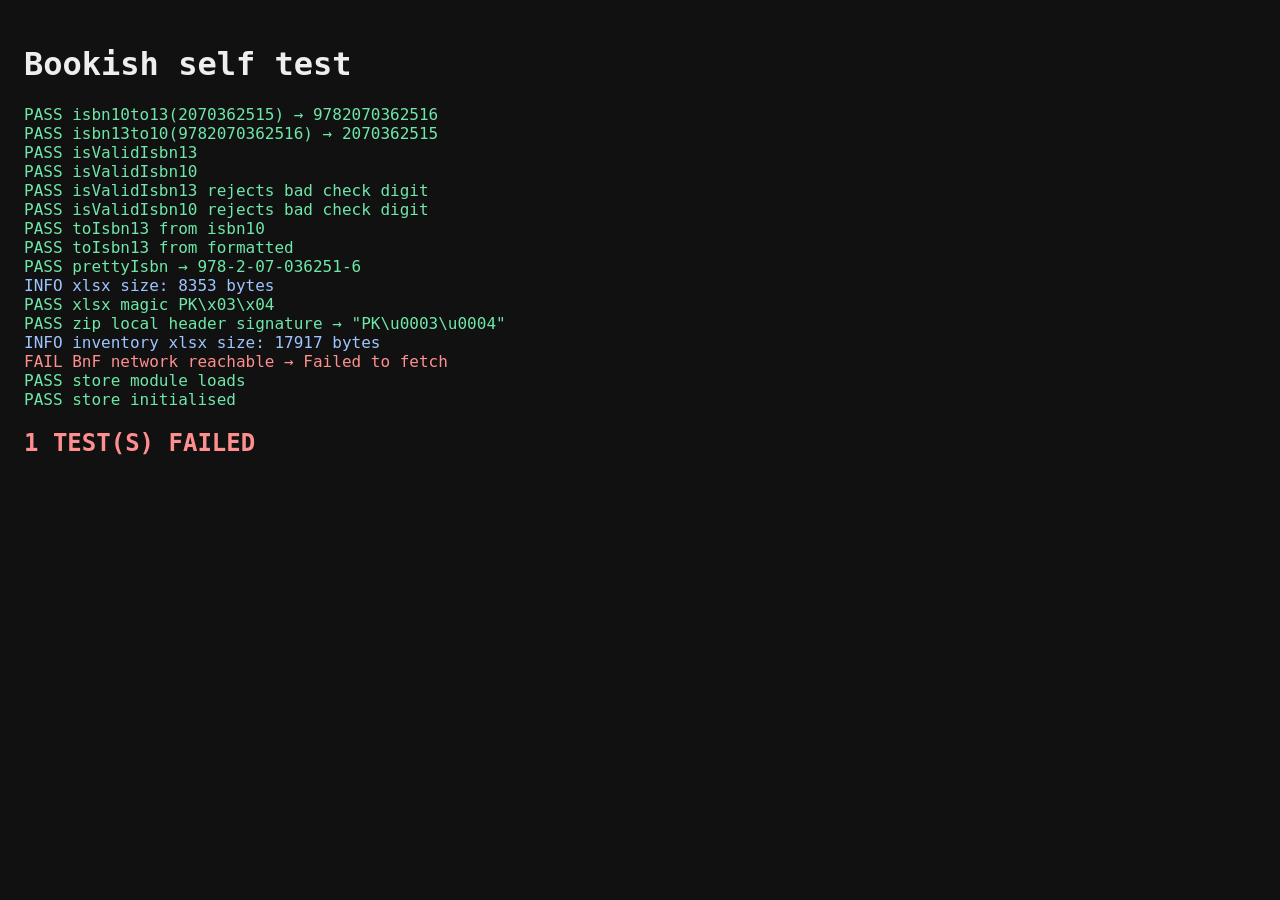
<file: tools/selftest.html>
<!DOCTYPE html>
<html lang="en">
<head>
<meta charset="utf-8">
<title>Bookish — self test</title>
<style>
  body { font-family: ui-monospace, Consolas, monospace; padding: 16px; background: #111; color: #eee; }
  .pass { color: #6ee7a8; } .fail { color: #ff8f8f; } .info { color: #9ec5ff; }
  #xlsx-b64 { display: none; }
</style>
</head>
<body>
<h1>Bookish self test</h1>
<div id="results"></div>
<pre id="xlsx-b64"></pre>

<script>
  // Expose a promise so an external driver (tools/cdp-run.ps1) can await the
  // result instead of scraping the DOM.
  window.__selftest = new Promise((resolve) => { window.__selftestResolve = resolve; });
</script>

<script type="module">
import { toIsbn13, isValidIsbn13, isValidIsbn10, isbn13to10, isbn10to13, prettyIsbn, parseBnfUnimarc, parseBnfDublinCore, lookupIsbn } from '../app/js/apis.js';
import { buildWorkbook, buildInventoryWorkbook } from '../shared/xlsx.js';

const out = document.getElementById('results');
let failures = 0;

function ok(name, cond, detail = '') {
  const line = document.createElement('div');
  line.className = cond ? 'pass' : 'fail';
  line.textContent = `${cond ? 'PASS' : 'FAIL'}  ${name}${detail ? '  → ' + detail : ''}`;
  out.append(line);
  if (!cond) failures++;
}
function info(name, value) {
  const line = document.createElement('div');
  line.className = 'info';
  line.textContent = `INFO  ${name}: ${value}`;
  out.append(line);
}

function blobToBase64(blob) {
  return new Promise((resolve) => {
    const reader = new FileReader();
    reader.onload = () => resolve(String(reader.result).split(',')[1]);
    reader.readAsDataURL(blob);
  });
}

/* ------------------------------ ISBN ------------------------------ */
// Reference pair: ISBN-10 2070362515 == ISBN-13 9782070362516 ("Mort dans l'après-midi", Gallimard)
ok('isbn10to13(2070362515)', isbn10to13('2070362515') === '9782070362516', isbn10to13('2070362515'));
ok('isbn13to10(9782070362516)', isbn13to10('9782070362516') === '2070362515', isbn13to10('9782070362516'));
ok('isValidIsbn13', isValidIsbn13('9782070362516') === true);
ok('isValidIsbn10', isValidIsbn10('2070362515') === true);
ok('isValidIsbn13 rejects bad check digit', isValidIsbn13('9782070362518') === false);
ok('isValidIsbn10 rejects bad check digit', isValidIsbn10('207036251X') === false);
ok('toIsbn13 from isbn10', toIsbn13('2070362515') === '9782070362516');
ok('toIsbn13 from formatted', toIsbn13('978-2-07-036251-6') === '9782070362516');
ok('prettyIsbn', prettyIsbn('9782070362516') === '978-2-07-036251-6', prettyIsbn('9782070362516'));

/* ------------------------------- XLSX ------------------------------ */
const workbook = buildWorkbook([
  {
    name: 'Livres',
    title: 'Inventaire',
    subtitle: '3 livre(s)',
    columns: [{ header: 'Titre', width: 40 }, { header: 'Note', width: 10 }, { header: 'Lu', width: 10 }],
    rows: [['Le Père Goriot & "spécial"', 5, true], ['L’Étranger', 4, false]],
  },
  { name: 'Vide', columns: [{ header: 'A', width: 10 }], rows: [] },
]);
const bytes = new Uint8Array(await workbook.arrayBuffer());
info('xlsx size', `${bytes.length} bytes`);
ok('xlsx magic PK\\x03\\x04', bytes[0] === 0x50 && bytes[1] === 0x4b && bytes[2] === 0x03 && bytes[3] === 0x04);
const sig = String.fromCharCode(...bytes.slice(0, 4));
ok('zip local header signature', sig === 'PK', JSON.stringify(sig));

const inv = buildInventoryWorkbook({
  books: [{
    id: '1', title: 'Test & <book>', subtitle: '', authors: ['Auteur'], isbn13: '9782070362518', isbn10: '',
    publisher: 'Gallimard', year: '1942', language: 'fr', pages: '123', collection: 'Folio', dewey: '843',
    subjects: ['Roman'], coverUrl: 'https://example.org/c.jpg', catalogueUrl: 'https://catalogue.bnf.fr/x',
    description: 'Résumé', rating: 5, tagIds: ['t1'], locationId: 'l1', notes: 'note', borrowed: false,
    source: 'bnf', addedAt: '2026-01-02T03:04:05.000Z', updatedAt: '2026-01-02T03:04:05.000Z',
  }],
  locations: [{ id: 'l1', room: 'Salon', zone: 'gauche', shelf: '1ère étagère', position: 'droite', label: 'Salon gauche, 1ère étagère droite', createdAt: '2026-01-01T00:00:00.000Z' }],
  tags: [{ id: 't1', name: 'Classique', category: 'style' }],
  stats: { total: 1, rooms: 1 },
});
const invBytes = new Uint8Array(await inv.arrayBuffer());
info('inventory xlsx size', `${invBytes.length} bytes`);
document.getElementById('xlsx-b64').textContent = await blobToBase64(inv);

/* --------------------------- BnF parsing --------------------------- */
try {
  const url = 'https://catalogue.bnf.fr/api/SRU?version=1.2&operation=searchRetrieve&query='
    + encodeURIComponent('bib.fuzzyIsbn all "9782070362516"')
    + '&maximumRecords=1&recordSchema=unimarcxchange';
  const res = await fetch(url);
  const text = await res.text();
  const doc = new DOMParser().parseFromString(text, 'application/xml');
  const recordData = doc.getElementsByTagNameNS('*', 'recordData')[0];
  ok('BnF returned a record', !!recordData);
  const parsed = parseBnfUnimarc(new XMLSerializer().serializeToString(recordData));
  ok('BnF UNIMARC parsed', !!parsed);
  if (parsed) {
    info('bnf title', parsed.title);
    info('bnf authors', (parsed.authors || []).join(' | '));
    info('bnf publisher', parsed.publisher);
    info('bnf year', parsed.year);
    info('bnf pages', parsed.pages);
    info('bnf collection', parsed.collection);
    info('bnf dewey', parsed.dewey);
    info('bnf language', parsed.language);
    info('bnf isbn13', parsed.isbn13);
    info('bnf ark', parsed.catalogueUrl);
    info('bnf cover', parsed.coverUrl);
    ok('bnf has title', !!parsed.title);
    ok('bnf has isbn', parsed.isbn13.length === 13 || parsed.isbn10.length === 10);
    ok('bnf has cover url', parsed.coverUrl.includes('images.bnf.fr'));
  }

  // Full lookup pipeline (BnF first).
  const lookup = await lookupIsbn('9782070362516', { apiKey: '' });
  info('lookup status', lookup.status);
  info('lookup source', lookup.source);
  ok('lookup found a book', lookup.status === 'found' || lookup.status === 'notfound');
  if (lookup.status === 'found') info('lookup title', lookup.book.title);
} catch (err) {
  ok('BnF network reachable', false, String(err.message || err));
}

/* ------------------------------ storage ------------------------------ */
try {
  const mod = await import('../app/js/store.js');
  ok('store module loads', typeof mod.loadAll === 'function' && typeof mod.addBook === 'function');
  await mod.loadAll();
  ok('store initialised', mod.state.ready === true);
} catch (err) {
  ok('store module loads', false, String(err.message || err));
}

/* ------------------------------ result ------------------------------ */
const summary = document.createElement('h2');
summary.textContent = failures === 0 ? 'ALL TESTS PASSED' : `${failures} TEST(S) FAILED`;
summary.style.color = failures === 0 ? '#6ee7a8' : '#ff8f8f';
out.append(summary);
document.title = failures === 0 ? 'SELFTEST-OK' : `SELFTEST-FAIL-${failures}`;
window.__selftestResolve({
  failures,
  verdict: failures === 0 ? 'TOUS LES TESTS UNITAIRES SONT PASSÉS' : `${failures} TEST(S) EN ÉCHEC`,
  lines: Array.from(out.querySelectorAll('div')).map((d) => d.textContent),
  title: document.title,
});
</script>
</body>
</html>
</file>
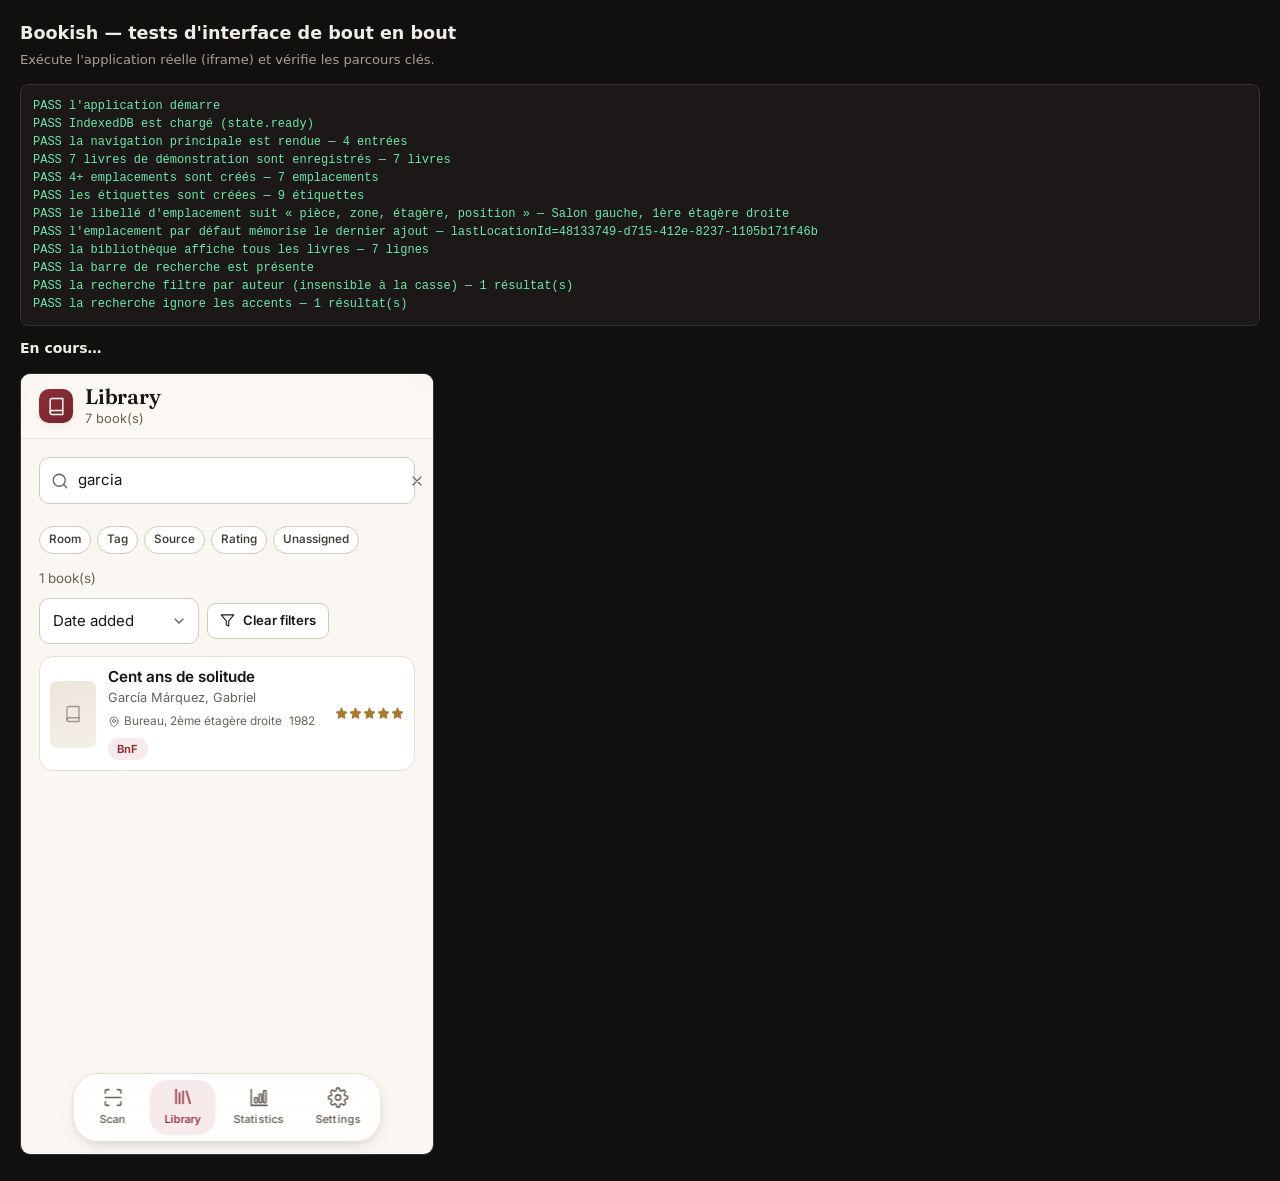
<file: tools/uitest.html>
<!DOCTYPE html>
<html lang="fr">
<head>
<meta charset="utf-8">
<title>Bookish — Tests d'interface</title>
<style>
  :root { color-scheme: light dark; }
  body { font: 14px/1.5 "Segoe UI", system-ui, sans-serif; margin: 0; padding: 20px; background: #12100f; color: #f0ece7; }
  h1 { font-size: 1.1rem; margin: 0 0 4px; }
  .sub { color: #a89f96; font-size: .82rem; margin-bottom: 14px; }
  #out { font-family: Consolas, "Courier New", monospace; font-size: 12px; white-space: pre-wrap;
         background: #1b1817; border: 1px solid #333; border-radius: 8px; padding: 12px; max-height: 46vh; overflow: auto; }
  .PASS { color: #6ee7a8; } .FAIL { color: #ff8b8b; } .WARN { color: #f5c26b; } .INFO { color: #9ec7ff; }
  #frame { width: 412px; height: 780px; border: 1px solid #333; border-radius: 10px; margin-top: 14px; background: #000; }
  .summary { margin-top: 12px; font-weight: 600; }
</style>
</head>
<body>
  <h1>Bookish — tests d'interface de bout en bout</h1>
  <div class="sub">Exécute l'application réelle (iframe) et vérifie les parcours clés.</div>
  <div id="out"></div>
  <div class="summary" id="summary">En cours…</div>
  <iframe id="frame" src="../app/index.html" title="Bookish"></iframe>

<script type="module">
/* ------------------------------------------------------------------ */
/* Test harness                                                        */
/* ------------------------------------------------------------------ */
const out = document.getElementById('out');
const summaryEl = document.getElementById('summary');
const lines = [];
let pass = 0, fail = 0, warn = 0;

function emit(kind, name, detail = '') {
  const line = `${kind.padEnd(4)} ${name}${detail ? ' — ' + detail : ''}`;
  lines.push(line);
  const div = document.createElement('div');
  div.className = kind;
  div.textContent = line;
  out.appendChild(div);
  out.scrollTop = out.scrollHeight;
}
const ok = (name, cond, detail = '') => {
  if (cond) { pass++; emit('PASS', name, detail); }
  else { fail++; emit('FAIL', name, detail); }
  return !!cond;
};
const soft = (name, cond, detail = '') => {
  if (cond) { pass++; emit('PASS', name, detail); }
  else { warn++; emit('WARN', name, detail); }
  return !!cond;
};
const info = (name, detail = '') => emit('INFO', name, detail);

const sleep = (ms) => new Promise((r) => setTimeout(r, ms));

/** Wait until `fn()` is truthy, polling in real time. */
async function until(fn, { timeout = 15000, step = 100 } = {}) {
  const start = Date.now();
  while (Date.now() - start < timeout) {
    let v;
    try { v = fn(); } catch { v = false; }
    if (v) return v;
    await sleep(step);
  }
  return false;
}

const frame = document.getElementById('frame');
const win = () => frame.contentWindow;
const doc = () => frame.contentDocument;

/* ------------------------------------------------------------------ */
/* Fixtures                                                            */
/* ------------------------------------------------------------------ */
const SEED = [
  { isbn13: '9782070362516', title: "Mort dans l'après-midi", authors: ['Hemingway, Ernest'], publisher: 'Gallimard', year: '1972', pages: '503', language: 'fr', room: 'Salon', zone: 'gauche', shelf: '1ère étagère', position: 'droite', tags: ['Classique', 'Roman'], rating: 5 },
  { isbn13: '9782070423203', title: 'Lieux dits', authors: ['Tournier, Michel'], publisher: 'Flammarion', year: '1993', pages: '352', language: 'fr', room: 'Salon', zone: 'gauche', shelf: '1ère étagère', position: 'gauche', tags: ['Classique', 'Prix Goncourt'], rating: 4 },
  { isbn13: '9782253070219', title: "La ballade d'Iza", authors: ['Szabó, Magda'], publisher: 'Flammarion', year: '1988', pages: '250', language: 'fr', room: 'Chambre', zone: '', shelf: '2ème étagère', position: 'gauche', tags: ['Roman', 'Littérature hongroise'], rating: 5 },
  { isbn13: '9782263013061', title: 'Mythes et couleurs du Mexique', authors: ['Jannel, Claude'], publisher: 'Actes Sud', year: '2013', pages: '224', language: 'fr', room: 'Garage', zone: 'gauche', shelf: '3ème étagère', position: 'droite', tags: ['Essai', 'Voyage'], rating: 3 },
  { isbn13: '9780140328721', title: 'Matilda', authors: ['Dahl, Roald'], publisher: 'Puffin', year: '2001', pages: '240', language: 'en', room: 'Chambre', zone: '', shelf: '2ème étagère', position: 'droite', tags: ['Jeunesse', 'Fantasy'], rating: 4 },
  { isbn13: '9782070461073', title: 'La Belle dame chez les Sioux', authors: ['Steelman, Robert J.'], publisher: 'Flammarion', year: '1998', pages: '298', language: 'fr', room: 'Bureau', zone: '', shelf: '1ère étagère', position: 'gauche', tags: ['Roman', 'Western'], rating: 3 },
  { isbn13: '9782070402684', title: 'Cent ans de solitude', authors: ['García Márquez, Gabriel'], publisher: 'Gallimard', year: '1982', pages: '448', language: 'fr', room: 'Bureau', zone: '', shelf: '2ème étagère', position: 'droite', tags: ['Classique', 'Roman'], rating: 5 },
];

async function seed(store) {
  for (const d of SEED) {
    const loc = await store.addLocation(store.makeLocation({ room: d.room, zone: d.zone, shelf: d.shelf, position: d.position }));
    const tagIds = [];
    for (const name of d.tags) {
      const tag = await store.addTag({ name, category: name === 'Jeunesse' ? 'public' : 'style' });
      if (tag) tagIds.push(tag.id);
    }
    await store.addBook({
      isbn13: d.isbn13, title: d.title, authors: d.authors, publisher: d.publisher,
      year: d.year, pages: d.pages, language: d.language, locationId: loc.id, tagIds,
      rating: d.rating, source: 'bnf', subjects: [], coverUrl: '', catalogueUrl: '',
    });
  }
}

/* ------------------------------------------------------------------ */
/* Suite                                                               */
/* ------------------------------------------------------------------ */
async function run() {
  /* ---- boot ---- */
  const loaded = await until(() => win() && win().bookish && win().bookish.state, { timeout: 20000 });
  if (!ok("l'application démarre", loaded)) return;

  const ready = await until(() => win().bookish.state.ready, { timeout: 20000 });
  if (!ok("IndexedDB est chargé (state.ready)", ready)) return;

  const app = win().bookish;
  const store = app.store;

  const navItems = doc().querySelectorAll('#bottom-nav .nav-btn');
  ok("la navigation principale est rendue", navItems.length === 4, `${navItems.length} entrées`);

  /* ---- reset & seed ---- */
  await store.clearAllData();
  await store.loadAll();
  await seed(store);
  await until(() => store.state.books.length === SEED.length, { timeout: 10000 });
  ok("7 livres de démonstration sont enregistrés", store.state.books.length === SEED.length, `${store.state.books.length} livres`);
  ok("4+ emplacements sont créés", store.state.locations.length >= 4, `${store.state.locations.length} emplacements`);
  ok("les étiquettes sont créées", store.state.tags.length >= 6, `${store.state.tags.length} étiquettes`);

  /* ---- location label format ---- */
  const loc = store.state.locations.find((l) => l.room === 'Salon');
  const label = store.locationLabel(loc);
  ok("le libellé d'emplacement suit « pièce, zone, étagère, position »",
    /^Salon gauche, 1ère étagère droite$/.test(label), label);

  /* ---- default location = last addition ---- */
  const lastBook = store.state.books[0];
  ok("l'emplacement par défaut mémorise le dernier ajout",
    store.getSettings().lastLocationId === lastBook.locationId,
    `lastLocationId=${store.getSettings().lastLocationId}`);

  /* ---- library ---- */
  app.navigate('library');
  await until(() => doc().querySelectorAll('#app-main .book-row').length > 0, { timeout: 8000 });
  const rows = doc().querySelectorAll('#app-main .book-row');
  ok("la bibliothèque affiche tous les livres", rows.length === SEED.length, `${rows.length} lignes`);

  const search = doc().querySelector('#app-main .searchbar input');
  ok("la barre de recherche est présente", !!search);

  const setQuery = async (q) => {
    search.value = q;
    search.dispatchEvent(new (win().Event)('input', { bubbles: true }));
    await sleep(400);
    return doc().querySelectorAll('#app-main .book-row').length;
  };

  const nHemingway = await setQuery('hemingway');
  ok("la recherche filtre par auteur (insensible à la casse)", nHemingway === 1, `${nHemingway} résultat(s)`);

  const nAccent = await setQuery('garcía');
  ok("la recherche ignore les accents", nAccent === 1, `${nAccent} résultat(s)`);

  const nNoAccent = await setQuery('garcia');
  ok("la recherche sans accent trouve le même livre", nNoAccent === 1, `${nNoAccent} résultat(s)`);

  const nNone = await setQuery('zzzzintrouvable');
  ok("une recherche sans résultat affiche un état vide", nNone === 0 && !!doc().querySelector('#app-main .empty'), `${nNone} ligne(s)`);

  const nIsbn = await setQuery('9782253070219');
  ok("la recherche fonctionne par ISBN", nIsbn === 1, `${nIsbn} résultat(s)`);

  const nTag = await setQuery('Jeunesse');
  ok('la recherche fonctionne par étiquette', nTag === 1, `${nTag} résultat(s)`);

  await setQuery('');
  const nAll = doc().querySelectorAll('#app-main .book-row').length;
  ok("l\'effacement de la recherche restaure la liste", nAll === SEED.length, `${nAll} lignes`);

  /* ---- stats ---- */
  app.navigate('stats');
  await until(() => doc().querySelectorAll('#app-main .kpi').length > 0, { timeout: 8000 });
  await sleep(500);
  const kpis = doc().querySelectorAll('#app-main .kpi');
  ok("la page statistiques affiche les indicateurs", kpis.length >= 6, `${kpis.length} indicateurs`);
  const kpiText = kpis[0]?.textContent || '';
  ok("l'indicateur du nombre total vaut 7", kpiText.includes('7'), kpiText.replace(/\s+/g, ' ').trim());

  const charts = doc().querySelectorAll('#app-main .chart');
  ok("la page statistiques affiche les graphiques", charts.length >= 6, `${charts.length} graphiques`);
  const rects = doc().querySelectorAll('#app-main .chart svg rect');
  ok("les graphiques contiennent des barres SVG", rects.length >= 5, `${rects.length} rectangles`);
  const pareto = doc().querySelector('#app-main .chart polyline, #app-main .chart path');
  ok("le Pareto des étiquettes est tracé (courbe cumulée)", !!pareto);

  /* ---- settings ---- */
  app.navigate('settings');
  await until(() => doc().querySelectorAll('#app-main .setting-row').length > 0, { timeout: 8000 });
  const settingRows = doc().querySelectorAll('#app-main .setting-row');
  ok("la page réglages présente les sections", settingRows.length >= 8, `${settingRows.length} lignes de réglage`);
  const settingsText = doc().querySelector('#app-main').textContent;
  ok("les réglages exposent la clé API Google Books", /API/i.test(settingsText));
  ok("les réglages exposent la synchronisation Drive", /Drive/i.test(settingsText));

  /* ---- settings are really persisted (debounce / currentTarget trap) ---- */
  const jsErrors = [];
  win().addEventListener('error', (e) => jsErrors.push(String(e.message)));
  const setField = (input, value) => {
    input.value = value;
    input.dispatchEvent(new (win().Event)('input', { bubbles: true }));
  };
  const gbInput = [...doc().querySelectorAll('#app-main input')].find((i) => i.placeholder?.startsWith('AIza'));
  const oauthInput = [...doc().querySelectorAll('#app-main input')].find((i) => i.placeholder?.includes('apps.googleusercontent'));
  ok("le champ de la clé API Google Books est présent", !!gbInput);
  ok("le champ du client ID OAuth est présent", !!oauthInput);

  if (gbInput) {
    setField(gbInput, 'AIzaSyTESTKEY00000000000000000000');
    await until(() => store.getSettings().googleBooksApiKey === 'AIzaSyTESTKEY00000000000000000000', { timeout: 6000 });
    ok("la clé API Google Books est enregistrée quand on la saisit",
      store.getSettings().googleBooksApiKey === 'AIzaSyTESTKEY00000000000000000000',
      `stockée : « ${store.getSettings().googleBooksApiKey || 'vide'} »`);
  }
  if (oauthInput) {
    setField(oauthInput, '1234567890-abcdef.apps.googleusercontent.com');
    await until(() => store.getSettings().googleClientId === '1234567890-abcdef.apps.googleusercontent.com', { timeout: 6000 });
    ok("le client ID OAuth est enregistré quand on le saisit",
      store.getSettings().googleClientId === '1234567890-abcdef.apps.googleusercontent.com',
      `stocké : « ${store.getSettings().googleClientId || 'vide'} »`);
  }
  ok("aucune erreur JavaScript pendant la saisie des réglages", jsErrors.length === 0, jsErrors.join(' | '));

  // the "test key" button must never report the internal "empty" token
  if (gbInput) {
    setField(gbInput, '');
    await sleep(700);
    const testBtn = [...doc().querySelectorAll('#app-main button')].find((b) => /test/i.test(b.textContent));
    testBtn?.click();
    await sleep(1200);
    const keyToast = (doc().querySelector('.toast')?.textContent || '').trim();
    ok("le test de la clé signale l'absence de clé en clair",
      keyToast.length > 0 && !/empty/i.test(keyToast) && !/^\s*$/i.test(keyToast), keyToast || 'aucun message');
    doc().querySelector('.toast')?.remove();
  }

  // restore a clean state
  if (gbInput) { setField(gbInput, ''); await sleep(500); }
  if (oauthInput) { setField(oauthInput, ''); await sleep(500); }

  /* ---- scan view ---- */
  app.navigate('scan');
  await until(() => doc().querySelector('#app-main'), { timeout: 8000 });
  await sleep(300);
  ok("la vue scan propose la saisie ISBN (douchette)", !!doc().querySelector('#app-main input[inputmode="numeric"]'));
  ok("la vue scan propose la saisie manuelle du titre", !!doc().querySelector('#manual-title'));
  ok('la vue scan propose la saisie manuelle de l\'auteur', !!doc().querySelector('#manual-author'));
  ok('la vue scan affiche un bouton de scan', [...doc().querySelectorAll('#app-main button')].some((b) => /scan|scanner/i.test(b.textContent)));

  /* ---- barcode decoding engine ---- */
  try {
    const { loadJsQr } = await import('../app/js/scanner.js');
    const fn = await loadJsQr();
    ok('le décodeur de secours jsQR se charge depuis le dossier local',
      typeof fn === 'function', 'app/vendor/jsQR.js');
  } catch (e) {
    ok('le décodeur de secours jsQR se charge depuis le dossier local', false, String(e));
  }
  const native = 'BarcodeDetector' in win();
  const engine = native ? 'natif (BarcodeDetector)' : 'jsQR (secours)';
  soft('un moteur de décodage est disponible', true, `moteur sur cette machine : ${engine}`);

  /* ---- scan flow: simulated barcode -> BnF proposal ---- */
  app.navigate('scan');
  await sleep(400);
  app.simulateScan('9782070362516');
  const title = await until(() => {
    const input = doc().querySelector('#app-main .meta-form .field-grid input');
    return input && input.value ? input.value : false;
  }, { timeout: 40000 });
  soft('le scan simulé produit une fiche BnF pré-remplie', !!title, title ? `titre : « ${title} »` : 'aucune fiche');
  const badge = doc().querySelector('#app-main .badge')?.textContent || '';
  soft('la proposition affiche la source (BnF / Google)', /BnF|Google/i.test(badge), badge);
  const pressed = doc().querySelector('#app-main .location-picker .chip[aria-pressed="true"]');
  soft('l\'emplacement par défaut est proposé dans la fiche', !!pressed, pressed?.textContent?.trim() || 'aucun emplacement sélectionné');

  /* ---- manual entry: ISBN typed by hand (old books, no barcode) ---- */
  // the previous test left a proposal open: go back to the idle scan screen
  const cancelBtn = [...doc().querySelectorAll('#app-main button')].find((b) => /annuler|cancel/i.test(b.textContent));
  if (cancelBtn) { cancelBtn.click(); await sleep(400); }
  app.navigate('scan');
  await sleep(300);
  const manualIsbn = await until(() => doc().querySelector('#manual-isbn'), { timeout: 8000 });
  const manualHint = doc().querySelector('#manual-isbn-hint');
  ok('la saisie manuelle propose un champ ISBN', !!manualIsbn);
  ok('la saisie manuelle propose une aide liée au champ ISBN',
    !!manualHint && manualIsbn?.getAttribute('aria-describedby') === 'manual-isbn-hint');
  const setVal = (el, v) => { el.value = v; el.dispatchEvent(new (win().Event)('input', { bubbles: true })); };
  const searchBtn = [...doc().querySelectorAll('#app-main button')].find((b) => /rechercher|compl/i.test(b.textContent));

  // nothing typed -> the app must ask for an ISBN or a title
  searchBtn?.click();
  await sleep(400);
  const toastText = (doc().querySelector('.toast')?.textContent || '').trim();
  ok('sans ISBN ni titre, l\'application réclame un ISBN ou un titre',
    /isbn/i.test(toastText) && /titre/i.test(toastText), toastText);

  // valid ISBN-13
  setVal(manualIsbn, '9782070362516');
  await sleep(150);
  ok('un ISBN-13 valide est signalé comme valide',
    /valide/i.test(manualHint?.textContent || '') && /ok/.test(manualHint?.className || ''),
    manualHint?.textContent?.trim());
  ok('le bouton bascule en « rechercher par ISBN »',
    /isbn/i.test(searchBtn?.textContent || ''), searchBtn?.textContent?.trim());

  // hyphenated ISBN
  setVal(manualIsbn, '978-2-07-036251-6');
  await sleep(150);
  ok('un ISBN saisi avec des tirets est accepté',
    /valide/i.test(manualHint?.textContent || ''), manualHint?.textContent?.trim());

  // ISBN-10 -> converted
  setVal(manualIsbn, '2070362515');
  await sleep(150);
  ok('un ISBN-10 est signalé comme convertible en ISBN-13',
    /isbn-10/i.test(manualHint?.textContent || ''), manualHint?.textContent?.trim());

  // invalid ISBN -> warning, but still searchable
  setVal(manualIsbn, '123');
  await sleep(150);
  ok('un ISBN invalide déclenche un avertissement',
    /invalide/i.test(manualHint?.textContent || '') && /warn/.test(manualHint?.className || ''),
    manualHint?.textContent?.trim());

  // cleared
  setVal(manualIsbn, '');
  await sleep(150);
  ok('l\'aide du champ ISBN revient à son texte par défaut',
    /ISBN/i.test(manualHint?.textContent || ''), manualHint?.textContent?.trim());

  // the decisive case: ISBN alone, no title -> lookup + proposal
  setVal(manualIsbn, '9782070362516');
  await sleep(150);
  searchBtn?.click();
  const isbnOnly = await until(() => {
    const main = doc().querySelector('#app-main');
    return main && /M[ÉE]TADONN[ÉE]ES PROPOS[ÉE]ES|Suggested metadata/i.test(main.innerText) ? main : false;
  }, { timeout: 40000 });
  soft('un ISBN saisi seul suffit à obtenir une fiche', !!isbnOnly);
  if (isbnOnly) {
    const isbnValue = [...isbnOnly.querySelectorAll('input')].map((i) => i.value).find((v) => v && /^97/.test(v));
    ok('l\'ISBN saisi est repris dans la fiche proposée', !!isbnValue, isbnValue || 'absent');
    const isbnTitle = [...isbnOnly.querySelectorAll('input')].map((i) => i.value).find((v) => v && v.length > 4 && !/^97/.test(v));
    soft('la fiche propose un titre issu de l\'API', !!isbnTitle, isbnTitle ? `titre : « ${isbnTitle} »` : 'aucun titre');
  }
  // leave the view in a clean state for the next test
  const cancel2 = [...doc().querySelectorAll('#app-main button')].find((b) => /annuler|cancel/i.test(b.textContent));
  if (cancel2) { cancel2.click(); await sleep(300); }

  /* ---- export XLSX ---- */
  try {
    const { buildInventoryWorkbook } = await import('../shared/xlsx.js');
    const { computeStats } = await import('../app/js/stats.js');
    const blob = buildInventoryWorkbook({
      books: store.state.books,
      locations: store.state.locations,
      tags: store.state.tags,
      stats: computeStats(),
    });
    const buf = new Uint8Array(await blob.arrayBuffer());
    const isZip = buf[0] === 0x50 && buf[1] === 0x4b;
    ok("l'export XLSX produit un fichier ZIP valide", isZip, `${blob.size} octets`);
    ok("l'export XLSX n'est pas vide", blob.size > 3000, `${blob.size} octets`);
  } catch (e) {
    ok("l'export XLSX fonctionne", false, String(e));
  }

  /* ---- JSON snapshot ---- */
  try {
    const snap = store.snapshot();
    ok('le snapshot JSON contient les livres', snap.books.length === SEED.length);
    ok('le snapshot JSON porte le format attendu', snap.format === 'bookish-inventory');
  } catch (e) {
    ok('le snapshot JSON fonctionne', false, String(e));
  }

  /* ---- network lookup (soft) ---- */
  try {
    const { lookupIsbn } = await import('../app/js/apis.js');
    const res = await lookupIsbn('9782070362516', { timeout: 20000 });
    if (res && res.status === 'found') {
      soft('la recherche BnF renvoie une fiche complète',
        !!res.book?.title && !!res.book?.publisher,
        `${res.source} — ${res.book?.title} (${res.book?.publisher || '?'}, ${res.book?.year || '?'})`);
    } else {
      soft('la recherche BnF renvoie une fiche complète', false, `statut=${res?.status || 'inconnu'} ${res?.warning || ''}`);
    }
  } catch (e) {
    soft('la recherche BnF renvoie une fiche complète', false, String(e));
  }
}

window.__uitest = (async () => {
  try {
    await run();
  } catch (e) {
    fail++;
    emit('FAIL', 'exception non rattrapée', String(e && e.stack ? e.stack : e));
  }
  const verdict = fail === 0 ? 'TOUS LES TESTS UI SONT PASSÉS' : `${fail} TEST(S) EN ÉCHEC`;
  summaryEl.textContent = `${verdict} — ${pass} réussis, ${fail} échecs, ${warn} avertissements`;
  lines.push('');
  lines.push(summaryEl.textContent);
  return { pass, fail, warn, verdict, lines };
})();
</script>
</body>
</html>
</file>
<file: app/css/app.css>
/* ==========================================================================
   Bookish — design system
   "Paper & spine": warm paper background, ink typography, library burgundy
   primary with a brass accent. Mobile-first, adapts to a two-column desktop
   layout for the laptop workspace / simulator.
   ========================================================================== */

:root {
  /* Palette — light */
  --paper: #faf7f2;
  --surface: #ffffff;
  --surface-2: #f4efe7;
  --surface-3: #ece5da;
  --ink: #1a1614;
  --ink-2: #443c34;
  --muted: #6b6157;
  --line: #e6dfd4;
  --line-strong: #d4cab9;
  --primary: #8c2f39;
  --primary-hover: #75242d;
  --primary-ink: #fffaf8;
  --primary-soft: #f7eaeb;
  --accent: #a9782f;
  --accent-soft: #faf1e0;
  --ok: #2f7d5b;
  --ok-soft: #e6f3ec;
  --warn: #a86a1f;
  --warn-soft: #fbf0dd;
  --danger: #a8322f;
  --danger-soft: #fbe9e8;
  --info: #4a6b8a;
  --info-soft: #e9f0f6;

  /* Shape & elevation */
  --r-sm: 10px;
  --r: 14px;
  --r-lg: 20px;
  --r-xl: 26px;
  --shadow-xs: 0 1px 2px rgba(26, 22, 20, .05);
  --shadow-sm: 0 1px 2px rgba(26, 22, 20, .06), 0 2px 8px rgba(26, 22, 20, .05);
  --shadow: 0 6px 18px -6px rgba(26, 22, 20, .16), 0 2px 6px rgba(26, 22, 20, .05);
  --shadow-lg: 0 24px 60px -18px rgba(26, 22, 20, .34);

  /* Type */
  --font-display: "Fraunces", "Iowan Old Style", "Palatino Linotype", Georgia, serif;
  --font-ui: "Inter", -apple-system, BlinkMacSystemFont, "Segoe UI", Roboto, "Helvetica Neue", Arial, sans-serif;
  --font-mono: "SFMono-Regular", ui-monospace, "Cascadia Code", Consolas, monospace;

  /* Layout */
  --nav-h: 68px;
  --header-h: 62px;
  --gutter: 18px;
  --max-w: 1180px;
  --ease: cubic-bezier(.32, .72, 0, 1);
}

[data-theme="dark"] {
  --paper: #14110f;
  --surface: #1d1917;
  --surface-2: #262119;
  --surface-3: #2f2920;
  --ink: #f4eee6;
  --ink-2: #d5cdc1;
  --muted: #a89d90;
  --line: #332d26;
  --line-strong: #453d33;
  --primary: #e07a80;
  --primary-hover: #ec8f94;
  --primary-ink: #221114;
  --primary-soft: #2e1d20;
  --accent: #d8ab63;
  --accent-soft: #2b2317;
  --ok: #62bd92;
  --ok-soft: #16281f;
  --warn: #dda45c;
  --warn-soft: #2b2014;
  --danger: #e87773;
  --danger-soft: #2e1817;
  --info: #7fa8cc;
  --info-soft: #161f27;
  --shadow-xs: 0 1px 2px rgba(0, 0, 0, .4);
  --shadow-sm: 0 1px 2px rgba(0, 0, 0, .45), 0 2px 10px rgba(0, 0, 0, .35);
  --shadow: 0 8px 22px -8px rgba(0, 0, 0, .7), 0 2px 8px rgba(0, 0, 0, .45);
  --shadow-lg: 0 28px 70px -20px rgba(0, 0, 0, .8);
}

/* ------------------------------- reset ------------------------------- */

*, *::before, *::after { box-sizing: border-box; }

html, body { height: 100%; }

body {
  margin: 0;
  font-family: var(--font-ui);
  font-size: 15px;
  line-height: 1.5;
  color: var(--ink);
  background: var(--paper);
  -webkit-font-smoothing: antialiased;
  text-rendering: optimizeLegibility;
  overscroll-behavior-y: none;
}

body.is-locked { overflow: hidden; }

h1, h2, h3, h4 {
  font-family: var(--font-display);
  font-weight: 600;
  letter-spacing: -.01em;
  margin: 0;
  color: var(--ink);
}

h1 { font-size: 1.5rem; }
h2 { font-size: 1.18rem; }
h3 { font-size: 1.02rem; }

p { margin: 0 0 .6em; }
p:last-child { margin-bottom: 0; }

a { color: var(--primary); text-decoration-thickness: 1px; text-underline-offset: 2px; }

button, input, select, textarea { font: inherit; color: inherit; }

img { max-width: 100%; display: block; }

:focus-visible {
  outline: 2px solid var(--primary);
  outline-offset: 2px;
  border-radius: 6px;
}

.muted { color: var(--muted); }
.tiny { font-size: .78rem; }
.tiny.ok { color: var(--ok); }
.tiny.warn { color: var(--warn); }
.small { font-size: .84rem; }
.strong { font-weight: 650; }
.nowrap { white-space: nowrap; }
.center { text-align: center; }
.row { display: flex; align-items: center; gap: 10px; }
.row--between { justify-content: space-between; }
.row--wrap { flex-wrap: wrap; }
.grow { flex: 1 1 auto; min-width: 0; }
.hidden { display: none !important; }
.sr-only {
  position: absolute; width: 1px; height: 1px; padding: 0; margin: -1px;
  overflow: hidden; clip: rect(0 0 0 0); white-space: nowrap; border: 0;
}

/* ------------------------------ app shell ---------------------------- */

.app {
  min-height: 100dvh;
  display: flex;
  flex-direction: column;
}

.app-header {
  position: sticky;
  top: 0;
  z-index: 40;
  padding: max(10px, env(safe-area-inset-top)) var(--gutter) 10px;
  background: color-mix(in srgb, var(--paper) 82%, transparent);
  backdrop-filter: saturate(160%) blur(14px);
  -webkit-backdrop-filter: saturate(160%) blur(14px);
  border-bottom: 1px solid color-mix(in srgb, var(--line) 70%, transparent);
}

.app-header__inner {
  max-width: var(--max-w);
  margin: 0 auto;
  display: flex;
  align-items: center;
  gap: 12px;
}

.app-header__title { display: flex; flex-direction: column; min-width: 0; }
.app-header__title h1 {
  font-size: 1.32rem;
  line-height: 1.15;
  display: flex;
  align-items: center;
  gap: 8px;
}
.app-header__title p {
  margin: 1px 0 0;
  font-size: .8rem;
  color: var(--muted);
  white-space: nowrap;
  overflow: hidden;
  text-overflow: ellipsis;
}

.brand-mark {
  width: 34px; height: 34px;
  border-radius: 10px;
  display: grid; place-items: center;
  background: linear-gradient(145deg, var(--primary), var(--primary-hover));
  color: var(--primary-ink);
  box-shadow: var(--shadow-sm);
  flex: none;
}

.app-main {
  flex: 1 1 auto;
  width: 100%;
  max-width: var(--max-w);
  margin: 0 auto;
  padding: 18px var(--gutter) calc(var(--nav-h) + 36px);
}

.view { animation: view-in .28s var(--ease); }

@keyframes view-in {
  from { opacity: 0; transform: translateY(8px); }
  to { opacity: 1; transform: none; }
}

/* bottom navigation */

.bottom-nav {
  position: fixed;
  left: 50%;
  bottom: max(12px, env(safe-area-inset-bottom));
  transform: translateX(-50%);
  z-index: 50;
  display: flex;
  gap: 4px;
  padding: 6px;
  background: color-mix(in srgb, var(--surface) 88%, transparent);
  backdrop-filter: saturate(180%) blur(18px);
  -webkit-backdrop-filter: saturate(180%) blur(18px);
  border: 1px solid var(--line);
  border-radius: var(--r-xl);
  box-shadow: var(--shadow);
  max-width: calc(100vw - 24px);
}

.nav-btn {
  appearance: none;
  border: 0;
  background: transparent;
  color: var(--muted);
  padding: 7px 14px 8px;
  border-radius: 18px;
  display: flex;
  flex-direction: column;
  align-items: center;
  gap: 3px;
  font-size: .68rem;
  font-weight: 550;
  letter-spacing: .01em;
  cursor: pointer;
  transition: color .18s var(--ease), background-color .18s var(--ease);
  min-width: 66px;
}

.nav-btn:hover { color: var(--ink); }
.nav-btn[aria-current="page"] {
  color: var(--primary);
  background: var(--primary-soft);
}
.nav-btn .icon { transition: transform .2s var(--ease); }
.nav-btn[aria-current="page"] .icon { transform: translateY(-1px); }

/* ------------------------------- cards ------------------------------- */

.card {
  background: var(--surface);
  border: 1px solid var(--line);
  border-radius: var(--r-lg);
  box-shadow: var(--shadow-sm);
}

.card--pad { padding: 16px; }

.card--flat { box-shadow: none; }

.card__head {
  display: flex;
  align-items: baseline;
  justify-content: space-between;
  gap: 10px;
  padding: 14px 16px 0;
}
.card__head h2, .card__head h3 { font-size: 1rem; }
.card__body { padding: 12px 16px 16px; }

.section { margin-bottom: 22px; }
.section__title {
  display: flex; align-items: center; gap: 8px;
  font-family: var(--font-ui);
  font-size: .76rem;
  font-weight: 650;
  letter-spacing: .09em;
  text-transform: uppercase;
  color: var(--muted);
  margin: 0 0 10px;
}

/* ------------------------------- forms ------------------------------- */

.field { display: block; margin-bottom: 13px; }
.field__label {
  display: block;
  font-size: .78rem;
  font-weight: 600;
  color: var(--ink-2);
  margin-bottom: 5px;
  letter-spacing: .01em;
}
.field__hint { font-size: .74rem; color: var(--muted); margin-top: 4px; }
.field__label svg { vertical-align: -2px; margin-right: 5px; }

.input, .select, .textarea {
  width: 100%;
  padding: 11px 13px;
  background: var(--surface);
  border: 1px solid var(--line-strong);
  border-radius: var(--r-sm);
  color: var(--ink);
  transition: border-color .16s var(--ease), box-shadow .16s var(--ease), background-color .16s var(--ease);
  font-size: .94rem;
}
.input::placeholder, .textarea::placeholder { color: color-mix(in srgb, var(--muted) 75%, transparent); }
.input:focus, .select:focus, .textarea:focus {
  outline: none;
  border-color: var(--primary);
  box-shadow: 0 0 0 3px color-mix(in srgb, var(--primary) 16%, transparent);
}
.textarea { min-height: 76px; resize: vertical; line-height: 1.5; }
.select {
  appearance: none;
  background-image: url("data:image/svg+xml,%3Csvg xmlns='http://www.w3.org/2000/svg' width='16' height='16' viewBox='0 0 24 24' fill='none' stroke='%236b6157' stroke-width='2' stroke-linecap='round'%3E%3Cpath d='m6 9 6 6 6-6'/%3E%3C/svg%3E");
  background-repeat: no-repeat;
  background-position: right 11px center;
  padding-right: 34px;
}
.field-grid {
  display: grid;
  grid-template-columns: repeat(auto-fit, minmax(150px, 1fr));
  gap: 0 12px;
}

/* ------------------------------- buttons ------------------------------ */

.btn {
  appearance: none;
  border: 1px solid transparent;
  border-radius: var(--r-sm);
  padding: 11px 16px;
  font-size: .92rem;
  font-weight: 600;
  cursor: pointer;
  display: inline-flex;
  align-items: center;
  justify-content: center;
  gap: 8px;
  min-height: 44px;
  transition: background-color .18s var(--ease), border-color .18s var(--ease),
              color .18s var(--ease), box-shadow .18s var(--ease), transform .12s var(--ease);
}
.btn:active { transform: translateY(1px); }
.btn:disabled { opacity: .55; cursor: not-allowed; transform: none; }

.btn--primary {
  background: linear-gradient(160deg, var(--primary), var(--primary-hover));
  color: var(--primary-ink);
  box-shadow: 0 6px 16px -8px color-mix(in srgb, var(--primary) 70%, transparent);
}
.btn--primary:hover { filter: brightness(1.05); }

.btn--secondary {
  background: var(--surface);
  border-color: var(--line-strong);
  color: var(--ink);
}
.btn--secondary:hover { background: var(--surface-2); border-color: var(--muted); }

.btn--ghost { background: transparent; color: var(--ink-2); }
.btn--ghost:hover { background: var(--surface-2); }

.btn--danger { background: var(--danger-soft); color: var(--danger); border-color: color-mix(in srgb, var(--danger) 28%, transparent); }
.btn--danger:hover { background: color-mix(in srgb, var(--danger) 16%, var(--danger-soft)); }

.btn--block { width: 100%; }
.btn--sm { padding: 7px 12px; font-size: .82rem; min-height: 36px; border-radius: 9px; }
.btn--lg { padding: 14px 22px; font-size: 1rem; min-height: 52px; }

.icon-btn {
  appearance: none;
  border: 1px solid transparent;
  background: transparent;
  color: var(--ink-2);
  width: 38px; height: 38px;
  border-radius: 10px;
  display: grid; place-items: center;
  cursor: pointer;
  transition: background-color .16s var(--ease), color .16s var(--ease);
  flex: none;
}
.icon-btn:hover { background: var(--surface-2); color: var(--ink); }
.icon-btn--bordered { border-color: var(--line); background: var(--surface); }

.icon-btn--floating {
  position: absolute;
  top: 12px; right: 12px;
  background: rgba(20, 17, 15, .55);
  color: #fff;
  backdrop-filter: blur(8px);
}
.icon-btn--floating:hover { background: rgba(20, 17, 15, .75); color: #fff; }

/* -------------------------------- chips ------------------------------- */

.chips { display: flex; flex-wrap: wrap; gap: 7px; }

.chip {
  appearance: none;
  border: 1px solid var(--line-strong);
  background: var(--surface);
  color: var(--ink-2);
  border-radius: 999px;
  padding: 6px 12px;
  font-size: .8rem;
  font-weight: 550;
  cursor: pointer;
  display: inline-flex;
  align-items: center;
  gap: 6px;
  transition: background-color .16s var(--ease), border-color .16s var(--ease), color .16s var(--ease);
}
.chip:hover { border-color: var(--muted); background: var(--surface-2); }
.chip[aria-pressed="true"], .chip.is-active {
  background: var(--primary-soft);
  border-color: color-mix(in srgb, var(--primary) 42%, transparent);
  color: var(--primary);
}
.chip--sm { padding: 4px 9px; font-size: .73rem; }
.chip--tag { background: var(--accent-soft); border-color: color-mix(in srgb, var(--accent) 30%, transparent); color: var(--accent); }
.chip--static { cursor: default; }

.chip__x {
  border: 0; background: transparent; color: inherit; cursor: pointer;
  padding: 0; line-height: 1; font-size: 1.05em; opacity: .7;
}

.badge {
  display: inline-flex;
  align-items: center;
  gap: 5px;
  padding: 3px 9px;
  border-radius: 999px;
  font-size: .7rem;
  font-weight: 650;
  letter-spacing: .02em;
  background: var(--surface-3);
  color: var(--muted);
  white-space: nowrap;
}
.badge--bnf { background: var(--primary-soft); color: var(--primary); }
.badge--google { background: var(--info-soft); color: var(--info); }
.badge--manual { background: var(--surface-3); color: var(--ink-2); }
.badge--ok { background: var(--ok-soft); color: var(--ok); }
.badge--warn { background: var(--warn-soft); color: var(--warn); }
.badge--danger { background: var(--danger-soft); color: var(--danger); }

/* ------------------------------- stars ------------------------------- */

.stars { display: inline-flex; gap: 1px; color: var(--accent); }
.stars__star { color: var(--line-strong); }
.stars__star.is-filled { color: var(--accent); }
.stars--input .stars__star { transition: transform .14s var(--ease), color .14s var(--ease); }
.stars--input .stars__star:hover { transform: scale(1.14); }
.stars--input .stars__star.is-filled { color: var(--accent); }

/* -------------------------------- lists ------------------------------- */

.list { display: flex; flex-direction: column; gap: 9px; }

.book-row {
  display: flex;
  gap: 12px;
  align-items: center;
  padding: 10px;
  background: var(--surface);
  border: 1px solid var(--line);
  border-radius: var(--r);
  cursor: pointer;
  transition: border-color .16s var(--ease), box-shadow .16s var(--ease), background-color .16s var(--ease);
  text-align: left;
  width: 100%;
  font: inherit;
  color: inherit;
}
.book-row:hover { border-color: var(--line-strong); box-shadow: var(--shadow-sm); }
.book-row:focus-visible { outline: 2px solid var(--primary); outline-offset: 2px; }

.book-row__cover {
  width: 52px; height: 76px;
  flex: none;
  border-radius: 7px;
  overflow: hidden;
  background: var(--surface-3);
  box-shadow: var(--shadow-xs);
  position: relative;
}
.book-row__cover img { width: 100%; height: 100%; object-fit: cover; }
.book-row__cover--empty {
  display: grid; place-items: center;
  color: color-mix(in srgb, var(--muted) 60%, transparent);
  background: linear-gradient(160deg, var(--surface-3), var(--surface-2));
}

.book-row__main { min-width: 0; flex: 1 1 auto; }
.book-row__title {
  font-weight: 620;
  font-size: .95rem;
  line-height: 1.28;
  display: -webkit-box;
  -webkit-line-clamp: 2;
  -webkit-box-orient: vertical;
  overflow: hidden;
}
.book-row__author {
  font-size: .8rem;
  color: var(--muted);
  white-space: nowrap;
  overflow: hidden;
  text-overflow: ellipsis;
  margin-top: 1px;
}
.book-row__meta {
  display: flex; align-items: center; gap: 7px; flex-wrap: wrap;
  margin-top: 6px; font-size: .74rem; color: var(--muted);
}
.book-row__meta .dot { opacity: .5; }
.book-row__right { display: flex; flex-direction: column; align-items: flex-end; gap: 6px; flex: none; }

/* -------------------------------- search ------------------------------ */

.searchbar {
  position: relative;
  display: flex;
  align-items: center;
}
.searchbar .icon {
  position: absolute; left: 12px; color: var(--muted); pointer-events: none;
}
.searchbar .input { padding-left: 38px; }
.searchbar__clear {
  position: absolute; right: 6px; border: 0; background: transparent;
  color: var(--muted); cursor: pointer; padding: 6px; border-radius: 8px;
  display: grid; place-items: center;
}
.searchbar__clear:hover { background: var(--surface-2); color: var(--ink); }

/* --------------------------------- KPI -------------------------------- */

.kpi-grid {
  display: grid;
  grid-template-columns: repeat(auto-fit, minmax(112px, 1fr));
  gap: 10px;
}
.kpi {
  background: var(--surface);
  border: 1px solid var(--line);
  border-radius: var(--r);
  padding: 12px 13px;
  box-shadow: var(--shadow-xs);
}
.kpi__value {
  font-family: var(--font-display);
  font-size: 1.6rem;
  font-weight: 650;
  line-height: 1.05;
  letter-spacing: -.02em;
}
.kpi__label {
  font-size: .73rem;
  color: var(--muted);
  margin-top: 3px;
  font-weight: 550;
}

/* -------------------------------- charts ------------------------------ */

.chart { width: 100%; min-height: 60px; }
.chart svg { display: block; width: 100%; overflow: visible; }

.legend { display: flex; flex-direction: column; gap: 7px; margin-top: 12px; }
.legend__row {
  display: grid;
  grid-template-columns: 10px 1fr auto auto;
  align-items: center;
  gap: 9px;
  font-size: .82rem;
}
.legend__dot { width: 10px; height: 10px; border-radius: 3px; }
.legend__label { overflow: hidden; text-overflow: ellipsis; white-space: nowrap; }
.legend__value { font-weight: 620; }
.legend__pct { color: var(--muted); font-size: .76rem; min-width: 38px; text-align: right; }

/* -------------------------------- sheets ------------------------------ */

.sheet-overlay {
  position: fixed;
  inset: 0;
  z-index: 100;
  background: rgba(20, 17, 15, .48);
  backdrop-filter: blur(3px);
  display: flex;
  align-items: flex-end;
  justify-content: center;
  opacity: 0;
  transition: opacity .24s var(--ease);
}
.sheet-overlay.is-in { opacity: 1; }

.sheet {
  width: 100%;
  max-width: 560px;
  max-height: 92dvh;
  background: var(--paper);
  border-radius: var(--r-xl) var(--r-xl) 0 0;
  box-shadow: var(--shadow-lg);
  display: flex;
  flex-direction: column;
  transform: translateY(22px);
  transition: transform .28s var(--ease);
  border: 1px solid var(--line);
  border-bottom: 0;
}
.sheet-overlay.is-in .sheet { transform: none; }

.sheet__head {
  position: relative;
  padding: 16px 18px 10px;
  border-bottom: 1px solid var(--line);
  flex: none;
}
.sheet__handle {
  width: 38px; height: 4px; border-radius: 999px;
  background: var(--line-strong);
  margin: 0 auto 10px;
}
.sheet__title { font-size: 1.1rem; }
.sheet__head .icon-btn { position: absolute; top: 14px; right: 12px; }

.sheet__body {
  padding: 16px 18px;
  overflow-y: auto;
  -webkit-overflow-scrolling: touch;
  flex: 1 1 auto;
}
.sheet__foot {
  display: flex;
  gap: 10px;
  padding: 12px 18px calc(14px + env(safe-area-inset-bottom));
  border-top: 1px solid var(--line);
  background: var(--surface);
  flex: none;
}
.sheet__foot .btn { flex: 1 1 0; }

/* ------------------------------- toasts ------------------------------- */

.toast-host {
  position: fixed;
  left: 50%;
  bottom: calc(var(--nav-h) + 26px);
  transform: translateX(-50%);
  z-index: 200;
  display: flex;
  flex-direction: column;
  gap: 8px;
  align-items: center;
  pointer-events: none;
  width: min(92vw, 460px);
}
.toast {
  background: color-mix(in srgb, var(--ink) 94%, transparent);
  color: var(--paper);
  padding: 11px 16px;
  border-radius: 999px;
  font-size: .86rem;
  font-weight: 550;
  box-shadow: var(--shadow);
  opacity: 0;
  transform: translateY(10px);
  transition: opacity .26s var(--ease), transform .26s var(--ease);
  text-align: center;
}
.toast.is-in { opacity: 1; transform: none; }
.toast--error { background: var(--danger); color: #fff; }
.toast--success { background: var(--ok); color: #fff; }

/* ------------------------------- scanner ------------------------------ */

.scanner {
  position: fixed;
  inset: 0;
  z-index: 120;
  background: #0c0a09;
  display: flex;
  flex-direction: column;
  opacity: 0;
  transition: opacity .26s var(--ease);
}
.scanner.is-in { opacity: 1; }
.scanner__video {
  position: absolute; inset: 0;
  width: 100%; height: 100%;
  object-fit: cover;
  background: #0c0a09;
}
.scanner__overlay {
  position: absolute; inset: 0;
  display: grid;
  place-items: center;
  pointer-events: none;
}
.scanner__frame {
  position: relative;
  width: min(78vw, 340px);
  aspect-ratio: 1.45;
  border-radius: var(--r-lg);
  box-shadow: 0 0 0 2000px rgba(12, 10, 9, .52);
}
.scanner__frame span {
  position: absolute;
  width: 28px; height: 28px;
  border: 3px solid #fff;
  border-radius: 4px;
}
.scanner__frame span:nth-child(1) { top: -2px; left: -2px; border-right: 0; border-bottom: 0; border-top-left-radius: 10px; }
.scanner__frame span:nth-child(2) { top: -2px; right: -2px; border-left: 0; border-bottom: 0; border-top-right-radius: 10px; }
.scanner__frame span:nth-child(3) { bottom: -2px; left: -2px; border-right: 0; border-top: 0; border-bottom-left-radius: 10px; }
.scanner__frame span:nth-child(4) { bottom: -2px; right: -2px; border-left: 0; border-top: 0; border-bottom-right-radius: 10px; }

.scanner__line {
  position: absolute;
  left: 6%; right: 6%;
  height: 2px;
  background: linear-gradient(90deg, transparent, #ff8f8f, transparent);
  animation: scan 2.4s var(--ease) infinite;
}
@keyframes scan {
  0%, 100% { top: 8%; opacity: 0; }
  12% { opacity: 1; }
  88% { opacity: 1; }
  92% { top: 90%; opacity: 0; }
}

.scanner__hint {
  position: absolute;
  bottom: 96px;
  left: 0; right: 0;
  text-align: center;
  color: #fff;
  font-size: .86rem;
  text-shadow: 0 1px 6px rgba(0, 0, 0, .6);
  padding: 0 20px;
}
.scanner__top {
  position: absolute;
  top: 0; left: 0; right: 0;
  display: flex;
  justify-content: space-between;
  align-items: center;
  padding: max(14px, env(safe-area-inset-top)) 16px 0;
  color: #fff;
}
.scanner__top .icon-btn { color: #fff; background: rgba(255, 255, 255, .14); }
.scanner__top .icon-btn:hover { background: rgba(255, 255, 255, .26); }
.scanner__engine {
  display: inline-flex;
  align-items: center;
  gap: 6px;
  padding: 5px 10px;
  border-radius: 999px;
  font-size: 11px;
  font-weight: 600;
  letter-spacing: .02em;
  background: rgba(255, 255, 255, .16);
  border: 1px solid rgba(255, 255, 255, .26);
  color: #fff;
  backdrop-filter: blur(6px);
  white-space: nowrap;
}
.scanner__engine::before {
  content: "";
  width: 6px;
  height: 6px;
  border-radius: 50%;
  background: #4ade80;
  box-shadow: 0 0 0 3px rgba(74, 222, 128, .22);
}
.scanner__engine--fallback::before { background: #fbbf24; box-shadow: 0 0 0 3px rgba(251, 191, 36, .22); }
.scanner__top-left { display: flex; align-items: center; gap: 10px; min-width: 0; }
.scanner__bottom {
  position: absolute;
  bottom: 0; left: 0; right: 0;
  padding: 16px 20px calc(22px + env(safe-area-inset-bottom));
  display: flex; flex-direction: column; gap: 10px;
  background: linear-gradient(to top, rgba(12, 10, 9, .9), transparent);
}
.scanner__bottom .btn { background: rgba(255, 255, 255, .94); color: #1a1614; }
.scanner__bottom .btn--ghost { background: transparent; color: #fff; border-color: rgba(255, 255, 255, .4); }

.scanner__status {
  position: absolute;
  top: 50%; left: 50%;
  transform: translate(-50%, -50%);
  background: rgba(12, 10, 9, .78);
  color: #fff;
  padding: 12px 18px;
  border-radius: var(--r);
  font-size: .88rem;
  display: none;
  align-items: center;
  gap: 10px;
  backdrop-filter: blur(6px);
}
.scanner__status.is-visible { display: flex; }

.spinner {
  width: 15px; height: 15px;
  border: 2px solid color-mix(in srgb, currentColor 30%, transparent);
  border-top-color: currentColor;
  border-radius: 50%;
  animation: spin .7s linear infinite;
  flex: none;
}
@keyframes spin { to { transform: rotate(360deg); } }

.skeleton {
  background: linear-gradient(90deg, var(--surface-2) 25%, var(--surface-3) 37%, var(--surface-2) 63%);
  background-size: 400% 100%;
  animation: shimmer 1.4s ease infinite;
  border-radius: var(--r-sm);
}
@keyframes shimmer { from { background-position: 100% 0; } to { background-position: 0 0; } }

/* ------------------------------ empty state --------------------------- */

.empty {
  text-align: center;
  padding: 40px 20px;
  color: var(--muted);
}
.empty__icon {
  width: 58px; height: 58px;
  margin: 0 auto 14px;
  border-radius: 18px;
  display: grid; place-items: center;
  background: var(--surface-2);
  color: var(--muted);
  border: 1px solid var(--line);
}
.empty h3 { color: var(--ink); margin-bottom: 5px; }

/* ----------------------------- book detail ---------------------------- */

.detail__cover {
  width: 116px;
  aspect-ratio: 0.68;
  border-radius: var(--r-sm);
  overflow: hidden;
  box-shadow: var(--shadow);
  background: var(--surface-3);
  flex: none;
}
.detail__cover img { width: 100%; height: 100%; object-fit: cover; }

.meta-grid {
  display: grid;
  grid-template-columns: minmax(84px, auto) 1fr;
  gap: 7px 14px;
  font-size: .86rem;
}
.meta-grid dt { color: var(--muted); font-weight: 550; }
.meta-grid dd { margin: 0; overflow-wrap: anywhere; }

/* -------------------------------- misc -------------------------------- */

.divider { height: 1px; background: var(--line); margin: 16px 0; border: 0; }

.switch {
  position: relative;
  display: inline-flex;
  align-items: center;
  flex: none;
  width: 44px; height: 26px;
  border-radius: 999px;
  background: var(--line-strong);
  border: 0;
  cursor: pointer;
  padding: 0;
  transition: background-color .2s var(--ease);
}
.switch::after {
  content: "";
  position: absolute;
  left: 3px;
  width: 20px; height: 20px;
  border-radius: 50%;
  background: #fff;
  box-shadow: var(--shadow-xs);
  transition: transform .2s var(--ease);
}
.switch[aria-checked="true"] { background: var(--primary); }
.switch[aria-checked="true"]::after { transform: translateX(18px); }

.setting-row {
  display: flex;
  align-items: center;
  gap: 12px;
  padding: 13px 0;
  border-bottom: 1px solid var(--line);
}
.setting-row:last-child { border-bottom: 0; }
.setting-row__main { flex: 1 1 auto; min-width: 0; }
.setting-row__title { font-weight: 600; font-size: .92rem; }
.setting-row__desc { font-size: .78rem; color: var(--muted); margin-top: 2px; line-height: 1.4; }

.stat-line {
  display: flex; align-items: baseline; justify-content: space-between;
  gap: 12px; padding: 7px 0; border-bottom: 1px dashed var(--line);
  font-size: .86rem;
}
.stat-line:last-child { border-bottom: 0; }
.stat-line__value { font-weight: 650; font-family: var(--font-display); font-size: 1rem; }

.pill-row {
  display: flex; gap: 6px; overflow-x: auto;
  padding-bottom: 4px;
  scrollbar-width: thin;
  -webkit-overflow-scrolling: touch;
}
.pill-row::-webkit-scrollbar { height: 4px; }
.pill-row::-webkit-scrollbar-thumb { background: var(--line-strong); border-radius: 4px; }

.tooltip-host { position: relative; }

/* ------------------------------ responsive ---------------------------- */

@media (min-width: 900px) {
  :root { --gutter: 26px; }

  .app {
    display: grid;
    grid-template-columns: 232px 1fr;
    grid-template-rows: auto 1fr;
    grid-template-areas: "side header" "side main";
    min-height: 100dvh;
  }

  .app-header { grid-area: header; }
  .app-main { grid-area: main; padding-bottom: 40px; }
  .bottom-nav {
    grid-area: side;
    position: sticky;
    top: 0;
    left: auto; bottom: auto; transform: none;
    height: 100dvh;
    max-width: none;
    flex-direction: column;
    gap: 6px;
    padding: 22px 14px;
    border-radius: 0;
    border: 0;
    border-right: 1px solid var(--line);
    background: var(--surface);
    box-shadow: none;
    backdrop-filter: none;
  }
  .nav-btn {
    flex-direction: row;
    justify-content: flex-start;
    gap: 12px;
    padding: 11px 14px;
    font-size: .92rem;
    border-radius: var(--r);
    min-width: 0;
  }
  .nav-btn[aria-current="page"] { background: var(--primary-soft); }
  .toast-host { bottom: 24px; }
  .sheet-overlay { align-items: center; }
  .sheet { border-radius: var(--r-xl); border-bottom: 1px solid var(--line); max-height: 86dvh; }
  .sheet__handle { display: none; }
  .sheet__head { padding-top: 18px; }
}

@media (min-width: 1200px) {
  .two-col { display: grid; grid-template-columns: 1fr 1fr; gap: 16px; align-items: start; }
}

@media (prefers-reduced-motion: reduce) {
  *, *::before, *::after {
    animation-duration: .001ms !important;
    animation-iteration-count: 1 !important;
    transition-duration: .001ms !important;
    scroll-behavior: auto !important;
  }
}

@media print {
  .bottom-nav, .app-header, .toast-host { display: none; }
}
</file>
